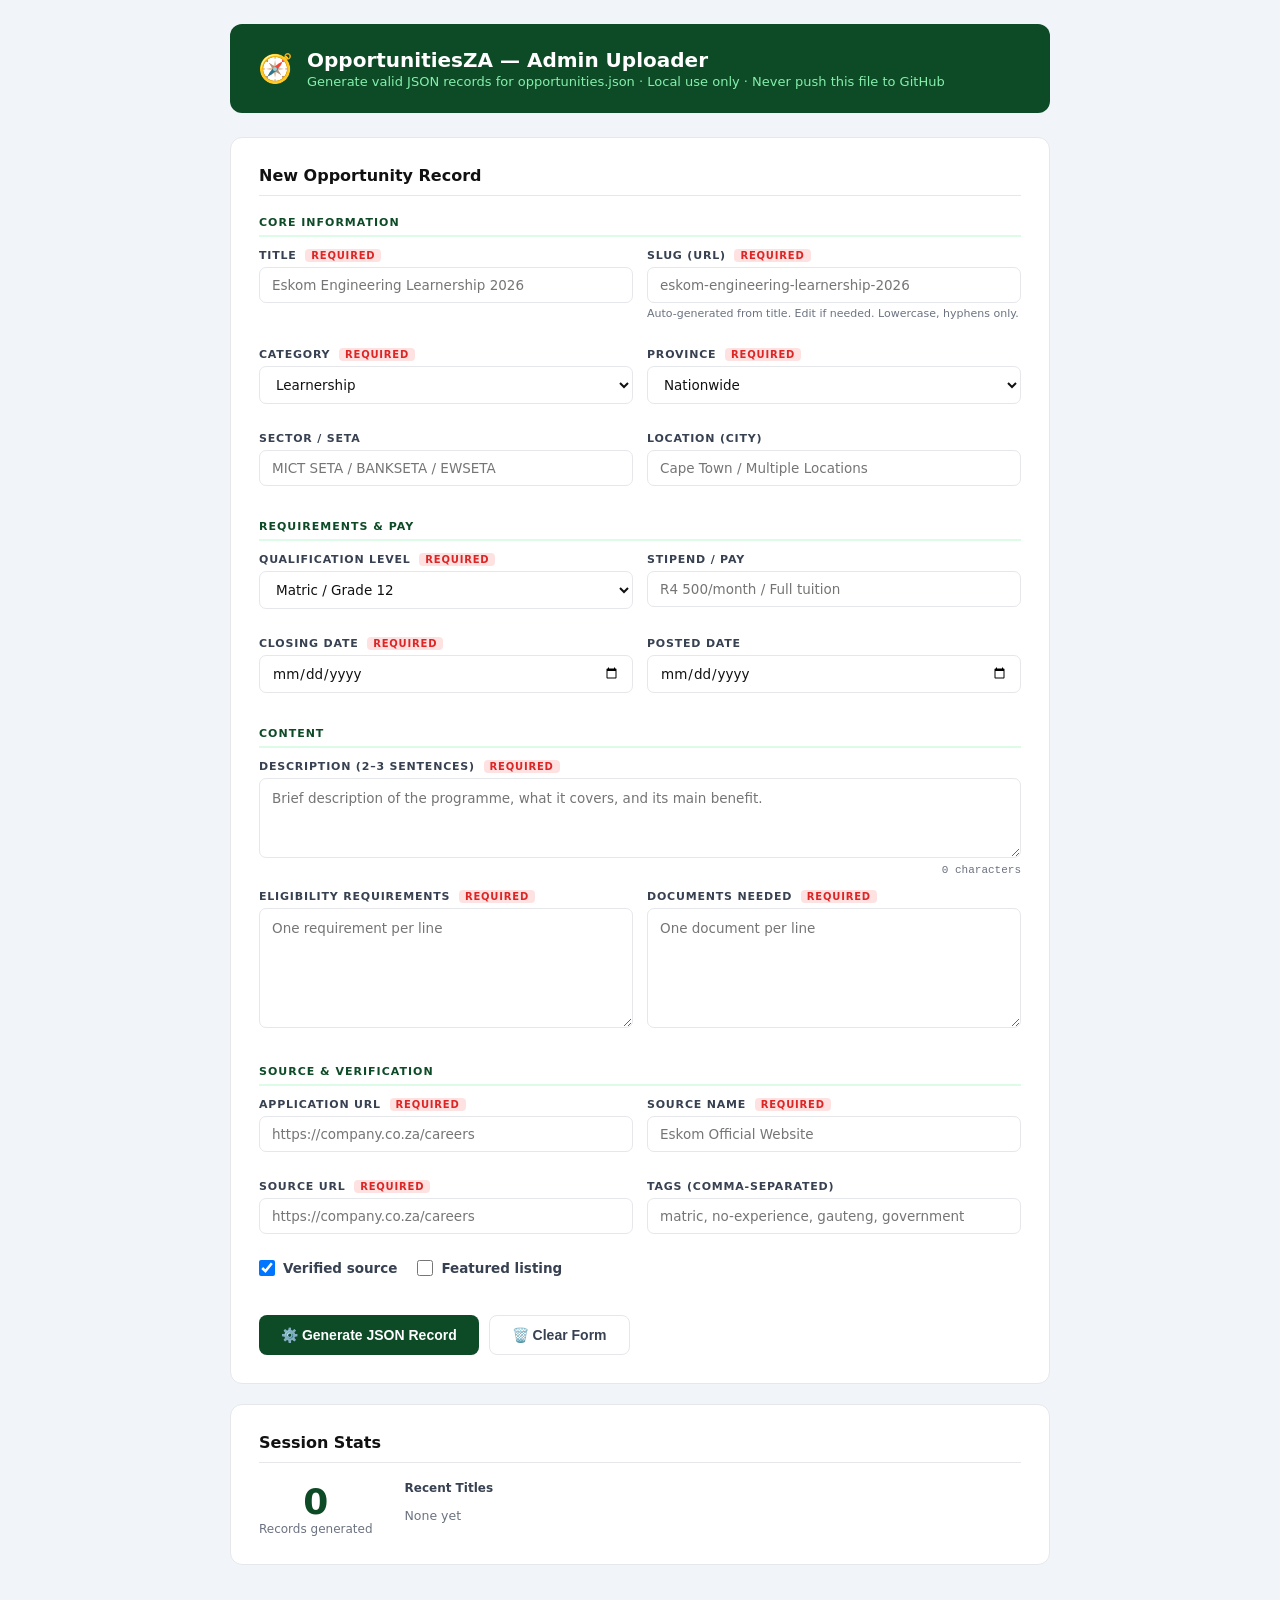
<file: admin-uploader.html>
<!DOCTYPE html>
<html lang="en">
<head>
<meta charset="UTF-8">
<meta name="viewport" content="width=device-width,initial-scale=1.0">
<title>OpportunitiesZA — Admin Uploader</title>
<style>
  *{box-sizing:border-box;margin:0;padding:0}
  :root{--g:#0d4a26;--a:#f59e0b;--bd:#e5e7eb;--sur:#f8fafc;--rd:#dc2626;--glt:#dcfce7}
  body{font-family:system-ui,'DM Sans',sans-serif;background:#f1f5f9;padding:24px;font-size:14px}
  .wrap{max-width:820px;margin:0 auto}
  .header{background:var(--g);color:#fff;border-radius:12px;padding:24px 28px;margin-bottom:24px;display:flex;align-items:center;gap:14px}
  .header-icon{font-size:28px}
  .header h1{font-size:20px;font-weight:700;margin-bottom:2px}
  .header p{font-size:13px;color:#86efac}
  .card{background:#fff;border:1px solid var(--bd);border-radius:12px;padding:28px;margin-bottom:20px}
  .card h2{font-size:16px;font-weight:700;color:#111;margin-bottom:18px;padding-bottom:10px;border-bottom:1px solid var(--bd)}
  .row{display:grid;grid-template-columns:1fr 1fr;gap:14px;margin-bottom:0}
  .field{margin-bottom:14px}
  .field.full{grid-column:1/-1}
  label{display:block;font-size:11px;font-weight:700;text-transform:uppercase;letter-spacing:.8px;color:#374151;margin-bottom:5px}
  input,select,textarea{width:100%;padding:9px 12px;border:1px solid var(--bd);border-radius:7px;font-size:13.5px;color:#111;background:#fff;outline:none;font-family:inherit}
  input:focus,select:focus,textarea:focus{border-color:var(--g);box-shadow:0 0 0 3px rgba(13,74,38,.08)}
  textarea{resize:vertical;min-height:80px;line-height:1.5}
  .help{font-size:11px;color:#6b7280;margin-top:4px}
  .btn{display:inline-flex;align-items:center;justify-content:center;gap:8px;padding:11px 22px;border-radius:8px;font-weight:600;font-size:14px;border:none;cursor:pointer;transition:all .15s}
  .btn-primary{background:var(--g);color:#fff}.btn-primary:hover{background:#083318}
  .btn-amber{background:var(--a);color:#fff}.btn-amber:hover{background:#d97706}
  .btn-red{background:var(--rd);color:#fff}.btn-red:hover{background:#b91c1c}
  .btn-ghost{background:none;border:1px solid var(--bd);color:#374151}.btn-ghost:hover{background:var(--sur)}
  .btn-sm{padding:7px 14px;font-size:12.5px}
  .actions{display:flex;gap:10px;flex-wrap:wrap;margin-top:4px}
  .output{background:#080b12;border:1px solid #1e2535;border-radius:10px;padding:20px;font-family:'DM Mono',monospace;font-size:12.5px;color:#94a3b8;white-space:pre-wrap;word-break:break-all;max-height:500px;overflow-y:auto;line-height:1.7;margin-top:18px}
  .status{padding:12px 16px;border-radius:8px;font-size:13px;font-weight:600;margin-bottom:16px;display:none}
  .status.success{display:block;background:var(--glt);color:var(--g);border:1px solid #bbf7d0}
  .status.error{display:block;background:#fee2e2;color:var(--rd);border:1px solid #fca5a5}
  .badge-req{background:#fee2e2;color:var(--rd);font-size:10px;padding:1px 6px;border-radius:4px;margin-left:4px;font-weight:700;text-transform:uppercase}
  .section-label{font-size:11px;font-weight:700;text-transform:uppercase;letter-spacing:1px;color:var(--g);margin:20px 0 12px;padding-bottom:6px;border-bottom:2px solid var(--glt)}
  .counter{font-family:'DM Mono',monospace;font-size:11px;color:#6b7280;text-align:right;margin-top:3px}
  @media(max-width:600px){.row{grid-template-columns:1fr}}
</style>
</head>
<body>
<div class="wrap">
  <div class="header">
    <span class="header-icon">🧭</span>
    <div>
      <h1>OpportunitiesZA — Admin Uploader</h1>
      <p>Generate valid JSON records for opportunities.json · Local use only · Never push this file to GitHub</p>
    </div>
  </div>
  <div class="status" id="statusMsg"></div>
  <div class="card">
    <h2>New Opportunity Record</h2>
    <div class="section-label">Core Information</div>
    <div class="row">
      <div class="field">
        <label>Title <span class="badge-req">required</span></label>
        <input id="f_title" placeholder="Eskom Engineering Learnership 2026" oninput="autoSlug()">
      </div>
      <div class="field">
        <label>Slug (URL) <span class="badge-req">required</span></label>
        <input id="f_slug" placeholder="eskom-engineering-learnership-2026">
        <div class="help">Auto-generated from title. Edit if needed. Lowercase, hyphens only.</div>
      </div>
      <div class="field">
        <label>Category <span class="badge-req">required</span></label>
        <select id="f_cat">
          <option value="learnership">Learnership</option>
          <option value="internship">Internship</option>
          <option value="bursary">Bursary</option>
          <option value="apprenticeship">Apprenticeship</option>
        </select>
      </div>
      <div class="field">
        <label>Province <span class="badge-req">required</span></label>
        <select id="f_prov">
          <option value="Nationwide">Nationwide</option>
          <option value="Gauteng">Gauteng</option>
          <option value="Western Cape">Western Cape</option>
          <option value="KwaZulu-Natal">KwaZulu-Natal</option>
          <option value="Eastern Cape">Eastern Cape</option>
          <option value="Limpopo">Limpopo</option>
          <option value="Mpumalanga">Mpumalanga</option>
          <option value="North West">North West</option>
          <option value="Free State">Free State</option>
          <option value="Northern Cape">Northern Cape</option>
        </select>
      </div>
      <div class="field">
        <label>Sector / SETA</label>
        <input id="f_sector" placeholder="MICT SETA / BANKSETA / EWSETA">
      </div>
      <div class="field">
        <label>Location (City)</label>
        <input id="f_loc" placeholder="Cape Town / Multiple Locations">
      </div>
    </div>
    <div class="section-label">Requirements & Pay</div>
    <div class="row">
      <div class="field">
        <label>Qualification Level <span class="badge-req">required</span></label>
        <select id="f_qual">
          <option value="Matric">Matric / Grade 12</option>
          <option value="Grade 11">Grade 11</option>
          <option value="Diploma">Diploma / N6</option>
          <option value="Degree">Degree</option>
          <option value="NQF Level 5">NQF Level 5</option>
        </select>
      </div>
      <div class="field">
        <label>Stipend / Pay</label>
        <input id="f_stipend" placeholder="R4 500/month / Full tuition">
      </div>
      <div class="field">
        <label>Closing Date <span class="badge-req">required</span></label>
        <input type="date" id="f_close">
      </div>
      <div class="field">
        <label>Posted Date</label>
        <input type="date" id="f_posted">
      </div>
    </div>
    <div class="section-label">Content</div>
    <div class="field full">
      <label>Description (2–3 sentences) <span class="badge-req">required</span></label>
      <textarea id="f_desc" placeholder="Brief description of the programme, what it covers, and its main benefit." oninput="count('f_desc','dc')"></textarea>
      <div class="counter" id="dc">0 characters</div>
    </div>
    <div class="row">
      <div class="field">
        <label>Eligibility Requirements <span class="badge-req">required</span></label>
        <textarea id="f_elig" placeholder="One requirement per line" style="min-height:120px"></textarea>
      </div>
      <div class="field">
        <label>Documents Needed <span class="badge-req">required</span></label>
        <textarea id="f_docs" placeholder="One document per line" style="min-height:120px"></textarea>
      </div>
    </div>
    <div class="section-label">Source & Verification</div>
    <div class="row">
      <div class="field">
        <label>Application URL <span class="badge-req">required</span></label>
        <input id="f_appurl" placeholder="https://company.co.za/careers" type="url">
      </div>
      <div class="field">
        <label>Source Name <span class="badge-req">required</span></label>
        <input id="f_srcname" placeholder="Eskom Official Website">
      </div>
      <div class="field">
        <label>Source URL <span class="badge-req">required</span></label>
        <input id="f_srcurl" placeholder="https://company.co.za/careers" type="url">
      </div>
      <div class="field">
        <label>Tags (comma-separated)</label>
        <input id="f_tags" placeholder="matric, no-experience, gauteng, government">
      </div>
    </div>
    <div class="row" style="margin-top:4px">
      <div class="field" style="display:flex;align-items:center;gap:20px;padding-top:8px">
        <label style="display:flex;align-items:center;gap:8px;cursor:pointer;text-transform:none;letter-spacing:0;font-size:13.5px">
          <input type="checkbox" id="f_verified" checked style="width:16px;height:16px;margin:0"> Verified source
        </label>
        <label style="display:flex;align-items:center;gap:8px;cursor:pointer;text-transform:none;letter-spacing:0;font-size:13.5px">
          <input type="checkbox" id="f_featured" style="width:16px;height:16px;margin:0"> Featured listing
        </label>
      </div>
    </div>
    <div class="actions" style="margin-top:20px">
      <button class="btn btn-primary" onclick="generate()">⚙️ Generate JSON Record</button>
      <button class="btn btn-ghost" onclick="clearForm()">🗑️ Clear Form</button>
    </div>
  </div>
  <div class="card" id="outputCard" style="display:none">
    <h2>Generated JSON Record</h2>
    <div class="actions" style="margin-bottom:0">
      <button class="btn btn-amber btn-sm" onclick="copyOutput()">📋 Copy to Clipboard</button>
      <button class="btn btn-ghost btn-sm" onclick="downloadOutput()">⬇️ Download as .json</button>
    </div>
    <div class="output" id="jsonOutput"></div>
  </div>
  <div class="card">
    <h2>Session Stats</h2>
    <div style="display:flex;gap:32px;flex-wrap:wrap">
      <div style="text-align:center">
        <div style="font-size:36px;font-weight:900;color:var(--g)" id="sessCount">0</div>
        <div style="font-size:12px;color:#6b7280">Records generated</div>
      </div>
      <div style="flex:1;min-width:200px">
        <div style="font-size:12px;font-weight:700;color:#374151;margin-bottom:8px">Recent Titles</div>
        <div id="sessLog" style="font-size:12.5px;color:#6b7280;line-height:2">None yet</div>
      </div>
    </div>
  </div>
</div>
<script>
let idBase = Date.now(), sessCount = 0, sessLog = [];
function autoSlug() { document.getElementById('f_slug').value = document.getElementById('f_title').value.toLowerCase().replace(/[^a-z0-9\s-]/g, '').replace(/\s+/g, '-').replace(/-+/g, '-').trim(); }
function count(id, cid) { document.getElementById(cid).textContent = document.getElementById(id).value.length + ' characters'; }
function val(id) { return document.getElementById(id)?.value?.trim() || ''; }
function checked(id) { return document.getElementById(id)?.checked || false; }
function splitLines(t) { return t.split('\n').map(l=>l.trim()).filter(Boolean); }
function splitCommas(t) { return t.split(',').map(t=>t.trim().toLowerCase().replace(/\s+/g, '-')).filter(Boolean); }
function generate() {
  const record = { id: String(idBase++), slug: val('f_slug'), title: val('f_title'), category: val('f_cat'), province: val('f_prov'), qualification_level: val('f_qual'), closing_date: val('f_close'), application_url: val('f_appurl'), source_name: val('f_srcname'), source_url: val('f_srcurl'), description: val('f_desc'), eligibility: splitLines(val('f_elig')), documents_needed: splitLines(val('f_docs')) };
  document.getElementById('jsonOutput').textContent = JSON.stringify(record, null, 2);
  document.getElementById('outputCard').style.display = 'block';
}
function copyOutput() { navigator.clipboard.writeText(document.getElementById('jsonOutput').textContent); }
function downloadOutput() { const a = document.createElement('a'); a.href = URL.createObjectURL(new Blob([document.getElementById('jsonOutput').textContent])); a.download = 'record.json'; a.click(); }
function clearForm() { ['f_title','f_slug','f_desc','f_elig','f_docs','f_appurl','f_srcname','f_srcurl'].forEach(id => document.getElementById(id).value = ''); }
</script>
</body>
</html>
</file>
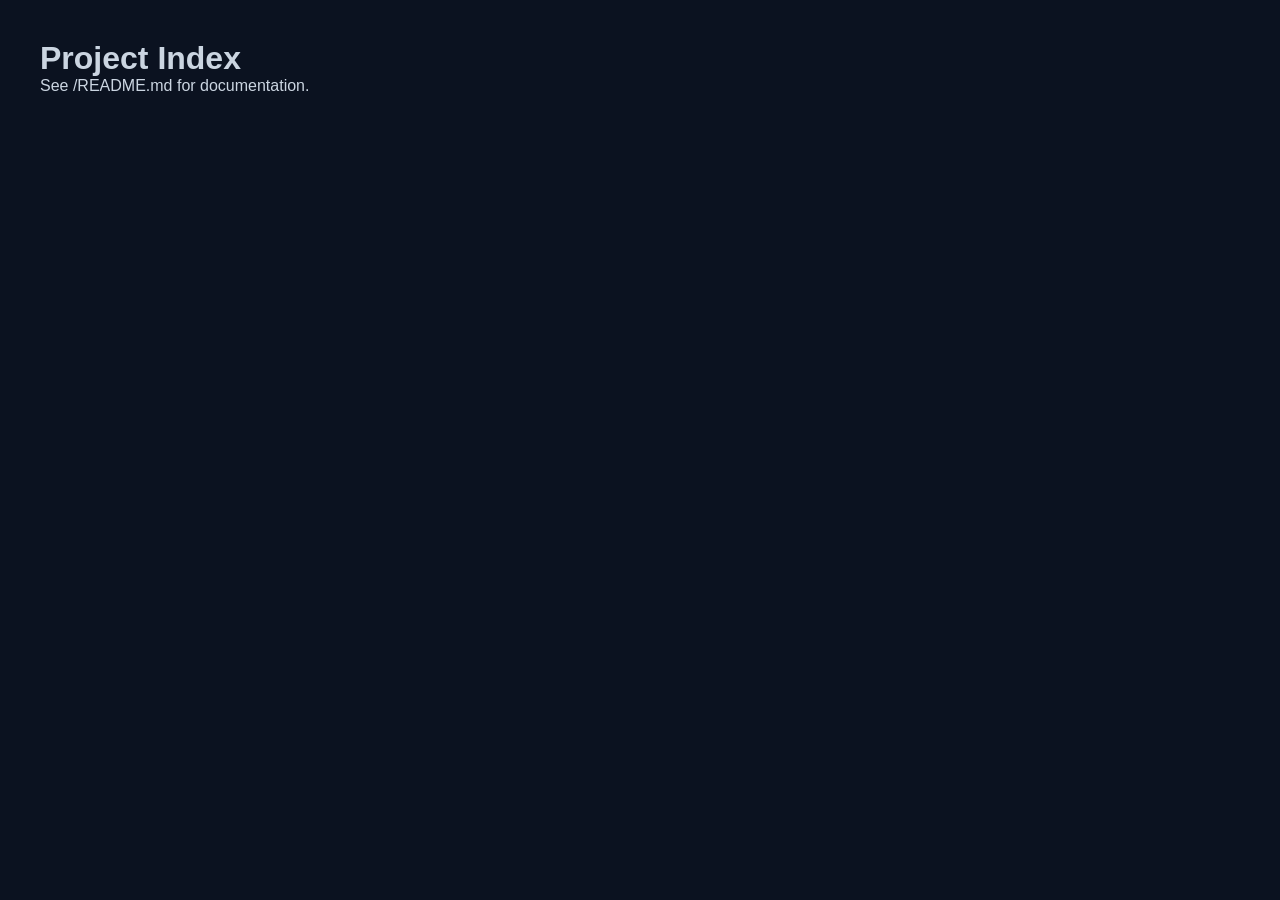
<file: project-index.html>
<!DOCTYPE html>
<html lang="en">
<head>
<meta charset="UTF-8">
<meta name="viewport" content="width=device-width,initial-scale=1.0">
<title>OpportunitiesZA — Project Index</title>
<style>
*{box-sizing:border-box;margin:0;padding:0}
body{font-family:sans-serif;background:#0b1220;color:#cbd5e1;padding:40px}
</style>
</head>
<body>
  <h1>Project Index</h1>
  <p>See /README.md for documentation.</p>
</body>
</html>
</file>
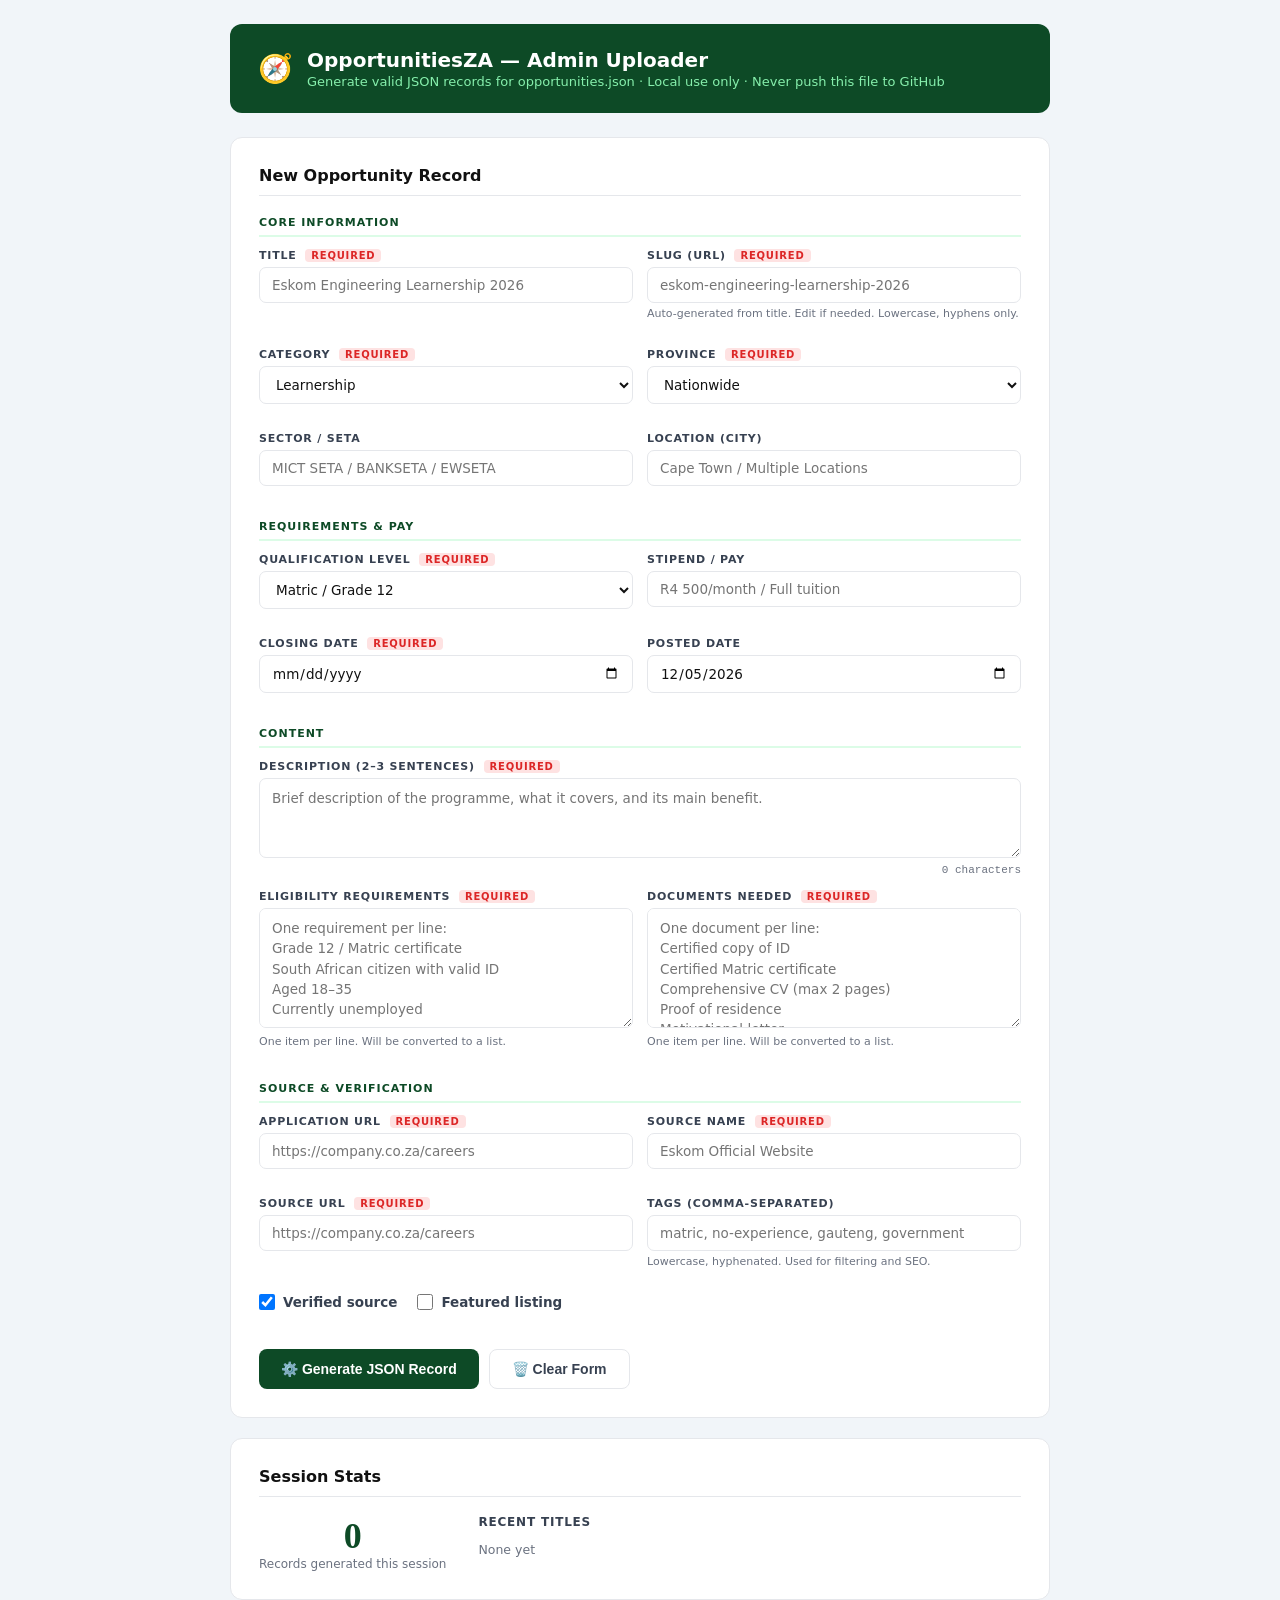
<file: public/admin-uploader.html>
<!DOCTYPE html>
<html lang="en">
<head>
<meta charset="UTF-8">
<meta name="viewport" content="width=device-width,initial-scale=1.0">
<title>OpportunitiesZA — Admin Uploader</title>
<style>
  *{box-sizing:border-box;margin:0;padding:0}
  :root{--g:#0d4a26;--a:#f59e0b;--bd:#e5e7eb;--sur:#f8fafc;--rd:#dc2626;--glt:#dcfce7}
  body{font-family:system-ui,'DM Sans',sans-serif;background:#f1f5f9;padding:24px;font-size:14px}
  .wrap{max-width:820px;margin:0 auto}
  .header{background:var(--g);color:#fff;border-radius:12px;padding:24px 28px;margin-bottom:24px;display:flex;align-items:center;gap:14px}
  .header-icon{font-size:28px}
  .header h1{font-size:20px;font-weight:700;margin-bottom:2px}
  .header p{font-size:13px;color:#86efac}
  .card{background:#fff;border:1px solid var(--bd);border-radius:12px;padding:28px;margin-bottom:20px}
  .card h2{font-size:16px;font-weight:700;color:#111;margin-bottom:18px;padding-bottom:10px;border-bottom:1px solid var(--bd)}
  .row{display:grid;grid-template-columns:1fr 1fr;gap:14px;margin-bottom:0}
  .field{margin-bottom:14px}
  .field.full{grid-column:1/-1}
  label{display:block;font-size:11px;font-weight:700;text-transform:uppercase;letter-spacing:.8px;color:#374151;margin-bottom:5px}
  input,select,textarea{width:100%;padding:9px 12px;border:1px solid var(--bd);border-radius:7px;font-size:13.5px;color:#111;background:#fff;outline:none;font-family:inherit}
  input:focus,select:focus,textarea:focus{border-color:var(--g);box-shadow:0 0 0 3px rgba(13,74,38,.08)}
  textarea{resize:vertical;min-height:80px;line-height:1.5}
  .help{font-size:11px;color:#6b7280;margin-top:4px}
  .btn{display:inline-flex;align-items:center;justify-content:center;gap:8px;padding:11px 22px;border-radius:8px;font-weight:600;font-size:14px;border:none;cursor:pointer;transition:all .15s}
  .btn-primary{background:var(--g);color:#fff}.btn-primary:hover{background:#083318}
  .btn-amber{background:var(--a);color:#fff}.btn-amber:hover{background:#d97706}
  .btn-red{background:var(--rd);color:#fff}.btn-red:hover{background:#b91c1c}
  .btn-ghost{background:none;border:1px solid var(--bd);color:#374151}.btn-ghost:hover{background:var(--sur)}
  .btn-sm{padding:7px 14px;font-size:12.5px}
  .actions{display:flex;gap:10px;flex-wrap:wrap;margin-top:4px}
  .output{background:#080b12;border:1px solid #1e2535;border-radius:10px;padding:20px;font-family:'DM Mono',monospace;font-size:12.5px;color:#94a3b8;white-space:pre-wrap;word-break:break-all;max-height:500px;overflow-y:auto;line-height:1.7;margin-top:18px}
  .status{padding:12px 16px;border-radius:8px;font-size:13px;font-weight:600;margin-bottom:16px;display:none}
  .status.success{display:block;background:var(--glt);color:var(--g);border:1px solid #bbf7d0}
  .status.error{display:block;background:#fee2e2;color:var(--rd);border:1px solid #fca5a5}
  .badge-req{background:#fee2e2;color:var(--rd);font-size:10px;padding:1px 6px;border-radius:4px;margin-left:4px;font-weight:700;text-transform:uppercase}
  .section-label{font-size:11px;font-weight:700;text-transform:uppercase;letter-spacing:1px;color:var(--g);margin:20px 0 12px;padding-bottom:6px;border-bottom:2px solid var(--glt)}
  .counter{font-family:'DM Mono',monospace;font-size:11px;color:#6b7280;text-align:right;margin-top:3px}
  @media(max-width:600px){.row{grid-template-columns:1fr}}
</style>
</head>
<body>
<div class="wrap">

  <!-- HEADER -->
  <div class="header">
    <span class="header-icon">🧭</span>
    <div>
      <h1>OpportunitiesZA — Admin Uploader</h1>
      <p>Generate valid JSON records for opportunities.json · Local use only · Never push this file to GitHub</p>
    </div>
  </div>

  <!-- STATUS -->
  <div class="status" id="statusMsg"></div>

  <!-- FORM CARD -->
  <div class="card">
    <h2>New Opportunity Record</h2>

    <div class="section-label">Core Information</div>
    <div class="row">
      <div class="field">
        <label>Title <span class="badge-req">required</span></label>
        <input id="f_title" placeholder="Eskom Engineering Learnership 2026" oninput="autoSlug()">
      </div>
      <div class="field">
        <label>Slug (URL) <span class="badge-req">required</span></label>
        <input id="f_slug" placeholder="eskom-engineering-learnership-2026">
        <div class="help">Auto-generated from title. Edit if needed. Lowercase, hyphens only.</div>
      </div>
      <div class="field">
        <label>Category <span class="badge-req">required</span></label>
        <select id="f_cat">
          <option value="learnership">Learnership</option>
          <option value="internship">Internship</option>
          <option value="bursary">Bursary</option>
          <option value="apprenticeship">Apprenticeship</option>
        </select>
      </div>
      <div class="field">
        <label>Province <span class="badge-req">required</span></label>
        <select id="f_prov">
          <option value="Nationwide">Nationwide</option>
          <option value="Gauteng">Gauteng</option>
          <option value="Western Cape">Western Cape</option>
          <option value="KwaZulu-Natal">KwaZulu-Natal</option>
          <option value="Eastern Cape">Eastern Cape</option>
          <option value="Limpopo">Limpopo</option>
          <option value="Mpumalanga">Mpumalanga</option>
          <option value="North West">North West</option>
          <option value="Free State">Free State</option>
          <option value="Northern Cape">Northern Cape</option>
        </select>
      </div>
      <div class="field">
        <label>Sector / SETA</label>
        <input id="f_sector" placeholder="MICT SETA / BANKSETA / EWSETA">
      </div>
      <div class="field">
        <label>Location (City)</label>
        <input id="f_loc" placeholder="Cape Town / Multiple Locations">
      </div>
    </div>

    <div class="section-label">Requirements & Pay</div>
    <div class="row">
      <div class="field">
        <label>Qualification Level <span class="badge-req">required</span></label>
        <select id="f_qual">
          <option value="Matric">Matric / Grade 12</option>
          <option value="Grade 11">Grade 11</option>
          <option value="Diploma">Diploma / N6</option>
          <option value="Degree">Degree</option>
          <option value="NQF Level 5">NQF Level 5</option>
        </select>
      </div>
      <div class="field">
        <label>Stipend / Pay</label>
        <input id="f_stipend" placeholder="R4 500/month / Full tuition">
      </div>
      <div class="field">
        <label>Closing Date <span class="badge-req">required</span></label>
        <input type="date" id="f_close">
      </div>
      <div class="field">
        <label>Posted Date</label>
        <input type="date" id="f_posted">
      </div>
    </div>

    <div class="section-label">Content</div>
    <div class="field full">
      <label>Description (2–3 sentences) <span class="badge-req">required</span></label>
      <textarea id="f_desc" placeholder="Brief description of the programme, what it covers, and its main benefit." oninput="count('f_desc','dc')"></textarea>
      <div class="counter" id="dc">0 characters</div>
    </div>
    <div class="row">
      <div class="field">
        <label>Eligibility Requirements <span class="badge-req">required</span></label>
        <textarea id="f_elig" placeholder="One requirement per line:&#10;Grade 12 / Matric certificate&#10;South African citizen with valid ID&#10;Aged 18–35&#10;Currently unemployed" style="min-height:120px"></textarea>
        <div class="help">One item per line. Will be converted to a list.</div>
      </div>
      <div class="field">
        <label>Documents Needed <span class="badge-req">required</span></label>
        <textarea id="f_docs" placeholder="One document per line:&#10;Certified copy of ID&#10;Certified Matric certificate&#10;Comprehensive CV (max 2 pages)&#10;Proof of residence&#10;Motivational letter" style="min-height:120px"></textarea>
        <div class="help">One item per line. Will be converted to a list.</div>
      </div>
    </div>

    <div class="section-label">Source & Verification</div>
    <div class="row">
      <div class="field">
        <label>Application URL <span class="badge-req">required</span></label>
        <input id="f_appurl" placeholder="https://company.co.za/careers" type="url">
      </div>
      <div class="field">
        <label>Source Name <span class="badge-req">required</span></label>
        <input id="f_srcname" placeholder="Eskom Official Website">
      </div>
      <div class="field">
        <label>Source URL <span class="badge-req">required</span></label>
        <input id="f_srcurl" placeholder="https://company.co.za/careers" type="url">
      </div>
      <div class="field">
        <label>Tags (comma-separated)</label>
        <input id="f_tags" placeholder="matric, no-experience, gauteng, government">
        <div class="help">Lowercase, hyphenated. Used for filtering and SEO.</div>
      </div>
    </div>

    <div class="row" style="margin-top:4px">
      <div class="field" style="display:flex;align-items:center;gap:20px;padding-top:8px">
        <label style="display:flex;align-items:center;gap:8px;cursor:pointer;text-transform:none;letter-spacing:0;font-size:13.5px">
          <input type="checkbox" id="f_verified" checked style="width:16px;height:16px;margin:0"> Verified source
        </label>
        <label style="display:flex;align-items:center;gap:8px;cursor:pointer;text-transform:none;letter-spacing:0;font-size:13.5px">
          <input type="checkbox" id="f_featured" style="width:16px;height:16px;margin:0"> Featured listing
        </label>
      </div>
    </div>

    <div class="actions" style="margin-top:20px">
      <button class="btn btn-primary" onclick="generate()">⚙️ Generate JSON Record</button>
      <button class="btn btn-ghost" onclick="clearForm()">🗑️ Clear Form</button>
    </div>
  </div>

  <!-- OUTPUT CARD -->
  <div class="card" id="outputCard" style="display:none">
    <h2>Generated JSON Record</h2>
    <p style="font-size:13px;color:#6b7280;margin-bottom:4px">Copy this record and paste it at the top of your <code>data/opportunities.json</code> array (after the opening <code>[</code>), followed by a comma.</p>
    <div class="actions" style="margin-bottom:0">
      <button class="btn btn-amber btn-sm" onclick="copyOutput()">📋 Copy to Clipboard</button>
      <button class="btn btn-ghost btn-sm" onclick="downloadOutput()">⬇️ Download as .json</button>
    </div>
    <div class="output" id="jsonOutput"></div>

    <div style="margin-top:20px;background:#f0fdf4;border:1px solid #bbf7d0;border-radius:8px;padding:16px">
      <h3 style="font-size:13px;font-weight:700;color:#166534;margin-bottom:10px">📱 Next Steps (Termux)</h3>
      <div style="font-family:'DM Mono',monospace;font-size:12px;color:#374151;line-height:2">
        1. Copy the JSON above<br>
        2. <code>nano data/opportunities.json</code><br>
        3. Paste after the opening <strong>[</strong>, add a comma after the record<br>
        4. <code>CTRL+O</code> to save, <code>CTRL+X</code> to exit<br>
        5. <code>python3 -m json.tool data/opportunities.json &gt; /dev/null &amp;&amp; echo "✅ Valid"</code><br>
        6. <code>git add . &amp;&amp; git commit -m "Add [title]" &amp;&amp; git push</code>
      </div>
    </div>
  </div>

  <!-- BATCH COUNTER CARD -->
  <div class="card">
    <h2>Session Stats</h2>
    <div style="display:flex;gap:32px;flex-wrap:wrap">
      <div style="text-align:center">
        <div style="font-size:36px;font-weight:900;color:var(--g);font-family:'Fraunces',serif" id="sessCount">0</div>
        <div style="font-size:12px;color:#6b7280">Records generated this session</div>
      </div>
      <div style="flex:1;min-width:200px">
        <div style="font-size:12px;font-weight:700;color:#374151;margin-bottom:8px;text-transform:uppercase;letter-spacing:.8px">Recent Titles</div>
        <div id="sessLog" style="font-size:12.5px;color:#6b7280;line-height:2">None yet</div>
      </div>
    </div>
  </div>

</div>

<script>
let idBase = Date.now();
let sessCount = 0;
let sessLog = [];

function autoSlug() {
  const title = document.getElementById('f_title').value;
  const slug = title.toLowerCase()
    .replace(/[^a-z0-9\s-]/g, '')
    .replace(/\s+/g, '-')
    .replace(/-+/g, '-')
    .trim();
  document.getElementById('f_slug').value = slug;
}

function count(id, countId) {
  const len = document.getElementById(id).value.length;
  document.getElementById(countId).textContent = len + ' characters';
}

function val(id) {
  return document.getElementById(id)?.value?.trim() || '';
}

function checked(id) {
  return document.getElementById(id)?.checked || false;
}

function splitLines(text) {
  return text.split('\n').map(l => l.trim()).filter(Boolean);
}

function splitCommas(text) {
  return text.split(',').map(t => t.trim().toLowerCase().replace(/\s+/g, '-')).filter(Boolean);
}

function validate() {
  const required = [
    { id: 'f_title',   label: 'Title' },
    { id: 'f_slug',    label: 'Slug' },
    { id: 'f_close',   label: 'Closing Date' },
    { id: 'f_desc',    label: 'Description' },
    { id: 'f_elig',    label: 'Eligibility Requirements' },
    { id: 'f_docs',    label: 'Documents Needed' },
    { id: 'f_appurl',  label: 'Application URL' },
    { id: 'f_srcname', label: 'Source Name' },
    { id: 'f_srcurl',  label: 'Source URL' },
  ];
  const missing = required.filter(f => !val(f.id));
  if (missing.length) {
    showStatus('error', '❌ Missing required fields: ' + missing.map(f => f.label).join(', '));
    return false;
  }
  return true;
}

function generate() {
  if (!validate()) return;

  const today = new Date().toISOString().split('T')[0];
  const record = {
    id: String(idBase++),
    slug: val('f_slug'),
    title: val('f_title'),
    category: val('f_cat'),
    sector: val('f_sector') || undefined,
    province: val('f_prov'),
    location: val('f_loc') || undefined,
    qualification_level: val('f_qual'),
    stipend: val('f_stipend') || undefined,
    closing_date: val('f_close'),
    application_url: val('f_appurl'),
    source_name: val('f_srcname'),
    source_url: val('f_srcurl'),
    verified: checked('f_verified'),
    featured: checked('f_featured'),
    expired: false,
    description: val('f_desc'),
    eligibility: splitLines(val('f_elig')),
    documents_needed: splitLines(val('f_docs')),
    tags: splitCommas(val('f_tags')),
    posted_date: val('f_posted') || today,
    updated_date: today
  };

  // Remove undefined fields
  Object.keys(record).forEach(k => record[k] === undefined && delete record[k]);

  const json = JSON.stringify(record, null, 2);
  document.getElementById('jsonOutput').textContent = json;
  document.getElementById('outputCard').style.display = 'block';
  document.getElementById('outputCard').scrollIntoView({ behavior: 'smooth', block: 'start' });

  // Update session stats
  sessCount++;
  sessLog.unshift(record.title);
  if (sessLog.length > 5) sessLog.pop();
  document.getElementById('sessCount').textContent = sessCount;
  document.getElementById('sessLog').innerHTML = sessLog.map(t => `• ${t}`).join('<br>');

  showStatus('success', `✅ Record generated: "${record.title}" — Copy and paste into opportunities.json`);
}

function copyOutput() {
  const text = document.getElementById('jsonOutput').textContent;
  navigator.clipboard.writeText(text).then(() => {
    showStatus('success', '📋 Copied to clipboard! Now paste into data/opportunities.json');
  }).catch(() => {
    showStatus('error', '❌ Could not copy — select the text manually and copy with CTRL+C');
  });
}

function downloadOutput() {
  const text = document.getElementById('jsonOutput').textContent;
  const slug = val('f_slug') || 'new-opportunity';
  const blob = new Blob([text], { type: 'application/json' });
  const a = document.createElement('a');
  a.href = URL.createObjectURL(blob);
  a.download = slug + '.json';
  a.click();
}

function clearForm() {
  ['f_title','f_slug','f_sector','f_loc','f_stipend','f_desc','f_elig','f_docs','f_appurl','f_srcname','f_srcurl','f_tags','f_posted'].forEach(id => {
    const el = document.getElementById(id);
    if (el) el.value = '';
  });
  document.getElementById('f_verified').checked = true;
  document.getElementById('f_featured').checked = false;
  document.getElementById('dc').textContent = '0 characters';
  document.getElementById('outputCard').style.display = 'none';
  showStatus('success', 'Form cleared — ready for next record');
  setTimeout(() => { document.getElementById('statusMsg').style.display = 'none'; }, 2000);
}

function showStatus(type, msg) {
  const el = document.getElementById('statusMsg');
  el.className = 'status ' + type;
  el.textContent = msg;
  el.style.display = 'block';
  window.scrollTo({ top: 0, behavior: 'smooth' });
}

// Set today's date as default for posted_date
document.getElementById('f_posted').value = new Date().toISOString().split('T')[0];
</script>
</body>
</html>
</file>
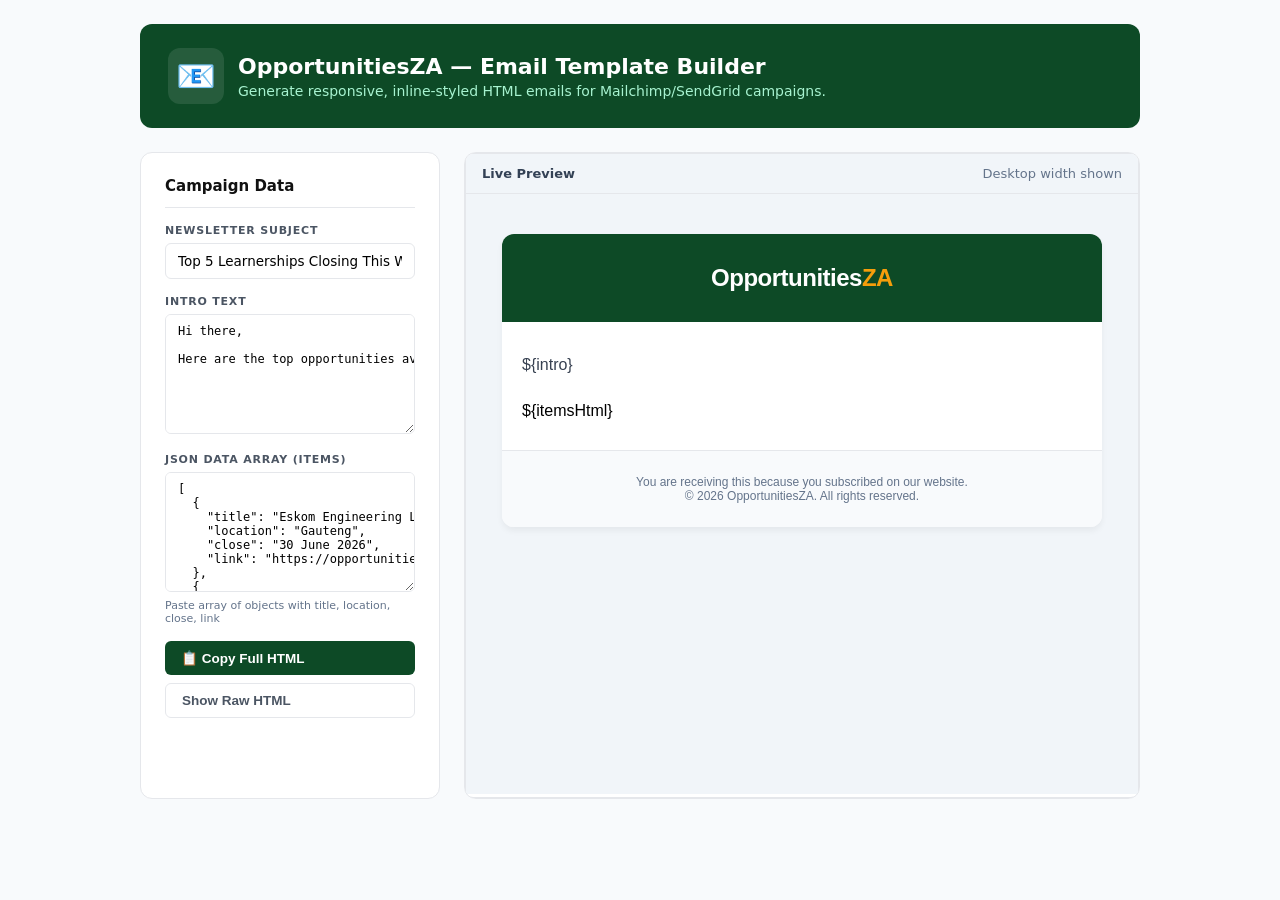
<file: public/email-template.html>
<!DOCTYPE html>
<html lang="en">
<head>
<meta charset="UTF-8">
<meta name="viewport" content="width=device-width,initial-scale=1.0">
<title>OpportunitiesZA — Email Template Generator</title>
<style>
  *{box-sizing:border-box;margin:0;padding:0}
  :root{--g:#0d4a26;--a:#f59e0b;--bd:#e5e7eb;--sur:#f8fafc;}
  body{font-family:system-ui,'DM Sans',sans-serif;background:#f8fafc;padding:24px;font-size:14px;color:#111;}
  .wrap{max-width:1000px;margin:0 auto}
  .header{background:var(--g);color:#fff;border-radius:12px;padding:24px 28px;margin-bottom:24px;display:flex;align-items:center;gap:14px;}
  .header-icon{font-size:32px; background:rgba(255,255,255,0.1); width:56px; height:56px; display:flex; align-items:center; justify-content:center; border-radius:12px;}
  .header h1{font-size:22px;font-weight:700;margin-bottom:4px;}
  .header p{font-size:14px;color:#a7f3d0}
  
  .grid{display:grid;grid-template-columns:300px 1fr;gap:24px;}
  @media(max-width:800px){.grid{grid-template-columns:1fr;}}
  
  .card{background:#fff;border:1px solid var(--bd);border-radius:12px;padding:24px;}
  .card h2{font-size:15px;font-weight:700;margin-bottom:16px;padding-bottom:12px;border-bottom:1px solid var(--bd);}
  
  .field{margin-bottom:16px}
  label{display:block;font-size:11px;font-weight:700;text-transform:uppercase;letter-spacing:.8px;color:#4b5563;margin-bottom:6px}
  input,textarea{width:100%;padding:9px 12px;border:1px solid var(--bd);border-radius:6px;font-size:13.5px;font-family:inherit;}
  textarea{min-height:120px;resize:vertical;font-family:'DM Mono',monospace;font-size:12px;white-space:pre;}
  
  .btn{display:inline-flex;align-items:center;gap:8px;padding:9px 16px;border-radius:6px;font-weight:600;font-size:13.5px;cursor:pointer;border:none;background:var(--g);color:#fff;}
  .btn-ghost{background:none;color:#4b5563;border:1px solid var(--bd);}
  
  .preview-wrapper{border:1px solid var(--bd);border-radius:8px;overflow:hidden;background:#fff;}
  .preview-header{background:#f1f5f9;padding:12px 16px;border-bottom:1px solid var(--bd);display:flex;justify-content:space-between;align-items:center;font-size:13px;font-weight:600;color:#334155;}
  
  iframe{width:100%;height:600px;border:none;}
  
  .raw-code{display:none;width:100%;height:600px;border:none;padding:16px;font-family:'DM Mono',monospace;font-size:12px;background:#1e293b;color:#a5b4fc;resize:none;}
</style>
</head>
<body>
<div class="wrap">
  <div class="header">
    <div class="header-icon">📧</div>
    <div>
      <h1>OpportunitiesZA — Email Template Builder</h1>
      <p>Generate responsive, inline-styled HTML emails for Mailchimp/SendGrid campaigns.</p>
    </div>
  </div>

  <div class="grid">
    <div class="card">
      <h2>Campaign Data</h2>
      
      <div class="field">
        <label>Newsletter Subject</label>
        <input type="text" id="e_subject" value="Top 5 Learnerships Closing This Week! 🚨" oninput="buildEmail()">
      </div>
      
      <div class="field">
        <label>Intro Text</label>
        <textarea id="e_intro" oninput="buildEmail()">Hi there,

Here are the top opportunities available in South Africa this week. Don't miss out on these deadlines!</textarea>
      </div>

      <div class="field">
        <label>JSON Data Array (Items)</label>
        <textarea id="e_json" oninput="buildEmail()">[
  {
    "title": "Eskom Engineering Learnership 2026",
    "location": "Gauteng",
    "close": "30 June 2026",
    "link": "https://opportunitiesza.co.za/opp/eskom-engineering"
  },
  {
    "title": "Standard Bank IT Internship",
    "location": "Nationwide",
    "close": "15 July 2026",
    "link": "https://opportunitiesza.co.za/opp/standard-bank-it"
  }
]</textarea>
        <div style="font-size:11px;color:#64748b;margin-top:4px;">Paste array of objects with title, location, close, link</div>
      </div>
      
      <button class="btn" style="width:100%;margin-bottom:8px" onclick="copyHTML()">📋 Copy Full HTML</button>
      <button class="btn btn-ghost" style="width:100%" onclick="toggleView()" id="viewBtn">Show Raw HTML</button>
    </div>

    <div class="card" style="padding:0">
      <div class="preview-wrapper">
        <div class="preview-header">
          <span>Live Preview</span>
          <span style="font-weight:400;color:#64748b">Desktop width shown</span>
        </div>
        <iframe id="preview_frame"></iframe>
        <textarea id="raw_html" class="raw-code" readonly></textarea>
      </div>
    </div>
  </div>
</div>

<script>
function buildEmail() {
  const subject = document.getElementById('e_subject').value;
  const intro = document.getElementById('e_intro').value.replace(/\n/g, '<br>');
  let items = [];
  try {
    items = JSON.parse(document.getElementById('e_json').value);
  } catch(e) {}
  
  let itemsHtml = '';
  items.forEach(item => {
    itemsHtml += `
      <!-- JOB ITEM -->
      <table width="100%" cellpadding="0" cellspacing="0" border="0" style="margin-bottom:16px;background:#ffffff;border:1px solid #e5e7eb;border-radius:8px;">
        <tr>
          <td style="padding:20px;">
            <h3 style="margin:0 0 8px 0;font-size:18px;color:#111827;font-family:Arial,sans-serif;">\${item.title || 'Untitled'}</h3>
            <p style="margin:0 0 12px 0;font-size:14px;color:#4b5563;font-family:Arial,sans-serif;">
              <strong>📍 Location:</strong> \${item.location || 'N/A'}<br>
              <strong>⏳ Closes:</strong> \${item.close || 'N/A'}
            </p>
            <table cellpadding="0" cellspacing="0" border="0">
              <tr>
                <td align="center" bgcolor="#0d4a26" style="border-radius:6px;">
                  <a href="\${item.link || '#'}" target="_blank" style="display:inline-block;padding:10px 20px;font-family:Arial,sans-serif;color:#ffffff;font-size:14px;font-weight:bold;text-decoration:none;border-radius:6px;">Apply Now &rarr;</a>
                </td>
              </tr>
            </table>
          </td>
        </tr>
      </table>
    `;
  });

  const html = `<!DOCTYPE html>
<html>
<head>
<meta charset="utf-8">
<meta name="viewport" content="width=device-width, initial-scale=1.0">
<title>\${subject}</title>
</head>
<body style="margin:0;padding:0;background-color:#f1f5f9;font-family:Arial,sans-serif;-webkit-font-smoothing:antialiased;">
  <table width="100%" cellpadding="0" cellspacing="0" border="0" bgcolor="#f1f5f9">
    <tr>
      <td align="center" style="padding:40px 15px;">
        <!-- MAIN CONTAINER -->
        <table width="100%" max-width="600" cellpadding="0" cellspacing="0" border="0" style="max-width:600px;background:#ffffff;border-radius:12px;overflow:hidden;box-shadow:0 4px 6px rgba(0,0,0,0.05);">
          <!-- HEADER -->
          <tr>
            <td bgcolor="#0d4a26" align="center" style="padding:30px 20px;">
              <h1 style="color:#ffffff;margin:0;font-size:24px;letter-spacing:-0.5px;">Opportunities<span style="color:#f59e0b;">ZA</span></h1>
            </td>
          </tr>
          <!-- BODY -->
          <tr>
            <td style="padding:30px 20px;">
              <p style="margin:0 0 24px 0;font-size:16px;line-height:1.6;color:#374151;">
                \${intro}
              </p>
              
              \${itemsHtml}
              
            </td>
          </tr>
          <!-- FOOTER -->
          <tr>
            <td bgcolor="#f8fafc" align="center" style="padding:24px 20px;border-top:1px solid #e5e7eb;">
              <p style="margin:0;font-size:12px;color:#64748b;">
                You are receiving this because you subscribed on our website.<br>
                &copy; 2026 OpportunitiesZA. All rights reserved.
              </p>
            </td>
          </tr>
        </table>
      </td>
    </tr>
  </table>
</body>
</html>`;

  document.getElementById('raw_html').value = html;
  const doc = document.getElementById('preview_frame').contentWindow.document;
  doc.open();
  doc.write(html);
  doc.close();
}

function copyHTML() {
  const html = document.getElementById('raw_html').value;
  navigator.clipboard.writeText(html).then(() => {
    alert("HTML copied to clipboard!");
  });
}

function toggleView() {
  const frame = document.getElementById('preview_frame');
  const raw = document.getElementById('raw_html');
  const btn = document.getElementById('viewBtn');
  
  if(frame.style.display === 'none') {
    frame.style.display = 'block';
    raw.style.display = 'none';
    btn.textContent = 'Show Raw HTML';
  } else {
    frame.style.display = 'none';
    raw.style.display = 'block';
    btn.textContent = 'Show Preview';
  }
}

// Init
buildEmail();
</script>
</body>
</html>
</file>
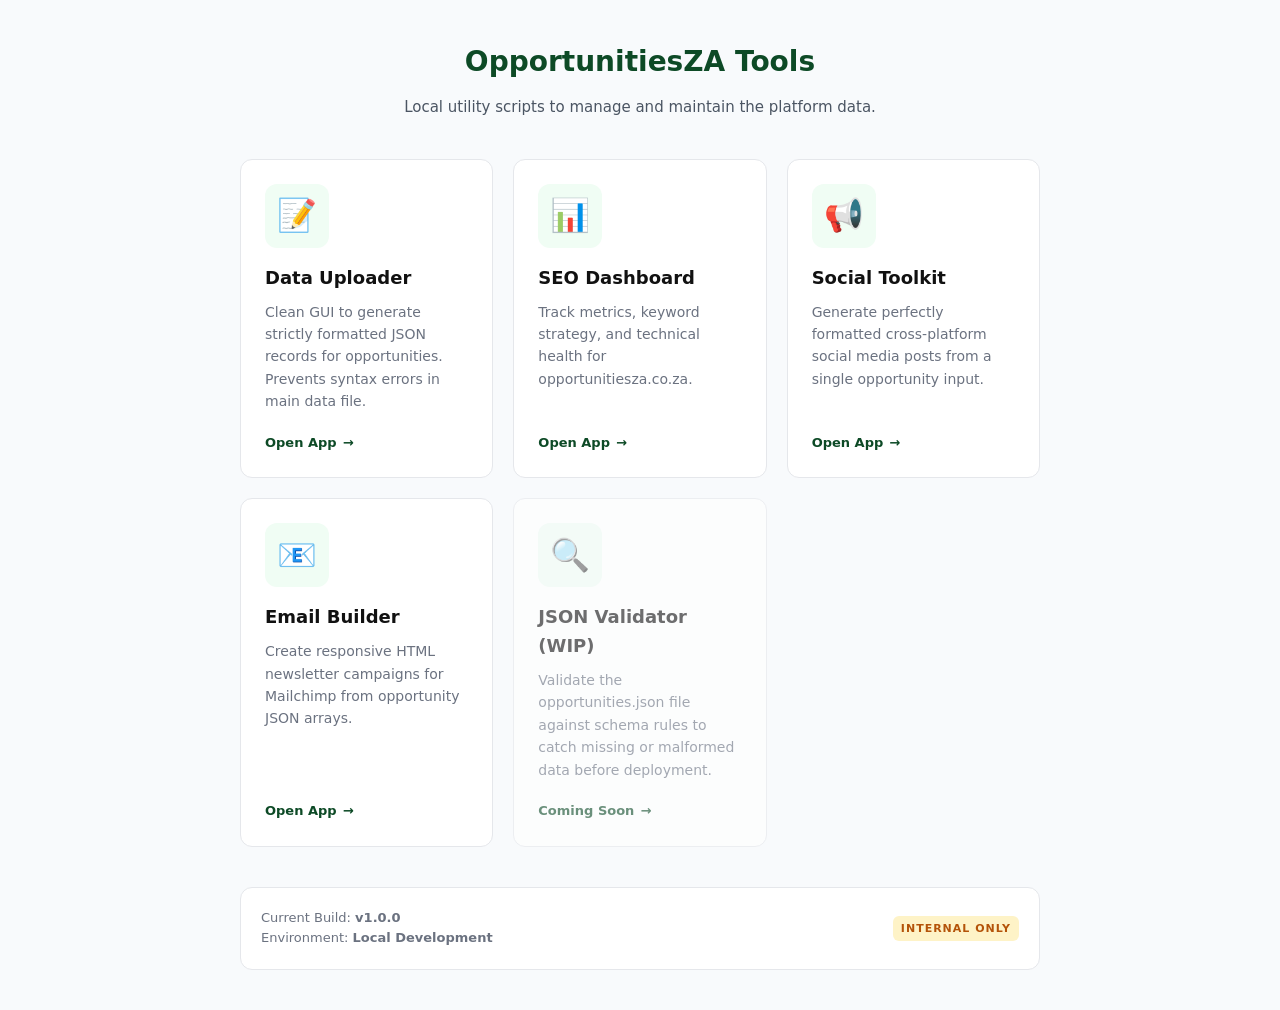
<file: public/project-index.html>
<!DOCTYPE html>
<html lang="en">
<head>
<meta charset="UTF-8">
<meta name="viewport" content="width=device-width,initial-scale=1.0">
<title>OpportunitiesZA — Project Directory</title>
<style>
  *{box-sizing:border-box;margin:0;padding:0}
  :root{--g:#0d4a26;--a:#f59e0b;--bd:#e5e7eb}
  body{font-family:system-ui,'DM Sans',sans-serif;background:#f8fafc;color:#111;padding:40px 20px;line-height:1.6}
  .wrap{max-width:800px;margin:0 auto}
  .header{text-align:center;margin-bottom:40px}
  .header h1{font-size:28px;font-weight:800;color:var(--g);margin-bottom:10px}
  .header p{font-size:15px;color:#4b5563;max-width:500px;margin:0 auto}
  .grid{display:grid;grid-template-columns:repeat(auto-fit,minmax(250px,1fr));gap:20px}
  .card{background:#fff;border:1px solid var(--bd);border-radius:12px;padding:24px;text-decoration:none;color:inherit;transition:all .2s;display:flex;flex-direction:column;align-items:flex-start}
  .card:hover{border-color:var(--g);transform:translateY(-2px);box-shadow:0 10px 25px rgba(13,74,38,.05)}
  .icon{font-size:32px;margin-bottom:16px;background:#f0fdf4;width:64px;height:64px;display:flex;align-items:center;justify-content:center;border-radius:12px}
  .card h2{font-size:18px;font-weight:700;margin-bottom:8px}
  .card p{font-size:14px;color:#6b7280;margin-bottom:20px;flex:1}
  .btn{display:inline-flex;align-items:center;font-size:13px;font-weight:700;color:var(--g);gap:6px}
  .card:hover .btn{color:#052e16}
  .btn::after{content:'→';transition:transform .2s}
  .card:hover .btn::after{transform:translateX(4px)}
  .status{margin-top:40px;padding:20px;background:#fff;border:1px solid var(--bd);border-radius:12px;display:flex;align-items:center;justify-content:space-between}
  .badge{font-size:11px;font-weight:700;text-transform:uppercase;letter-spacing:1px;padding:4px 8px;border-radius:6px;background:#fef3c7;color:#b45309}
</style>
</head>
<body>
<div class="wrap">
  <div class="header">
    <h1>OpportunitiesZA Tools</h1>
    <p>Local utility scripts to manage and maintain the platform data.</p>
  </div>

  <div class="grid">
    <a href="admin-uploader.html" class="card">
      <div class="icon">📝</div>
      <h2>Data Uploader</h2>
      <p>Clean GUI to generate strictly formatted JSON records for opportunities. Prevents syntax errors in main data file.</p>
      <div class="btn">Open App</div>
    </a>

    <a href="seo-dashboard.html" class="card">
      <div class="icon">📊</div>
      <h2>SEO Dashboard</h2>
      <p>Track metrics, keyword strategy, and technical health for opportunitiesza.co.za.</p>
      <div class="btn">Open App</div>
    </a>

    <a href="social-toolkit.html" class="card">
      <div class="icon">📢</div>
      <h2>Social Toolkit</h2>
      <p>Generate perfectly formatted cross-platform social media posts from a single opportunity input.</p>
      <div class="btn">Open App</div>
    </a>

    <a href="email-template.html" class="card">
      <div class="icon">📧</div>
      <h2>Email Builder</h2>
      <p>Create responsive HTML newsletter campaigns for Mailchimp from opportunity JSON arrays.</p>
      <div class="btn">Open App</div>
    </a>

    <a href="validator.html" class="card" style="opacity:0.6;pointer-events:none">
      <div class="icon">🔍</div>
      <h2>JSON Validator (WIP)</h2>
      <p>Validate the opportunities.json file against schema rules to catch missing or malformed data before deployment.</p>
      <div class="btn">Coming Soon</div>
    </a>
  </div>

  <div class="status">
    <div style="font-size:13px;color:#6b7280">Current Build: <strong>v1.0.0</strong><br>Environment: <strong>Local Development</strong></div>
    <div class="badge">Internal Only</div>
  </div>
</div>
</body>
</html>
</file>
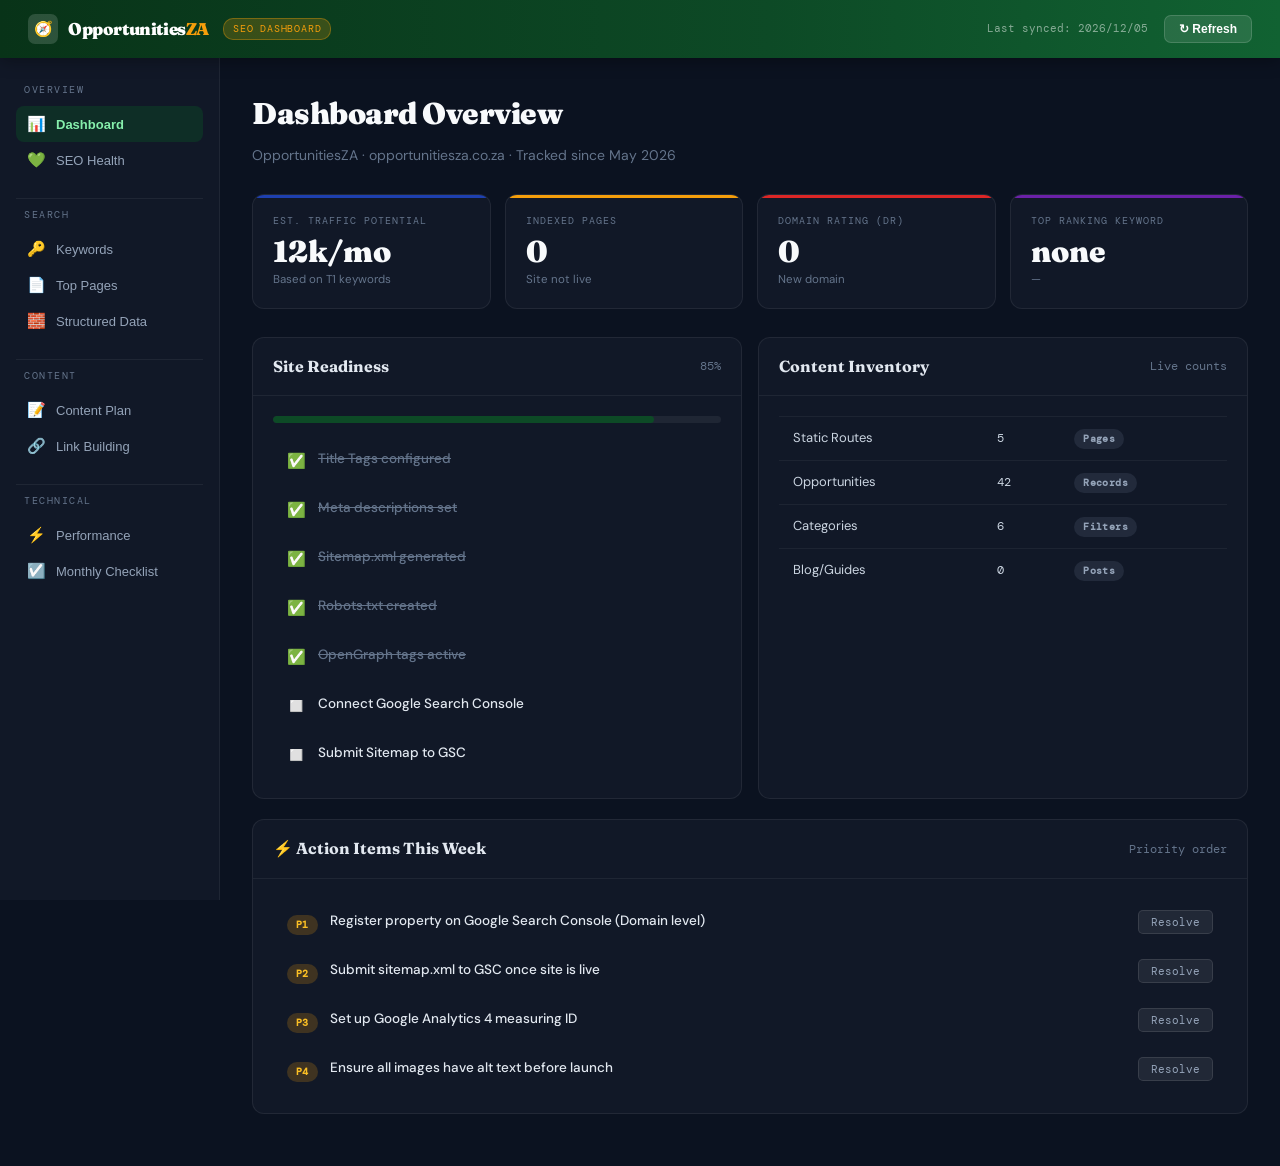
<file: public/seo-dashboard.html>
<!DOCTYPE html>
<html lang="en">
<head>
<meta charset="UTF-8">
<meta name="viewport" content="width=device-width,initial-scale=1.0">
<title>OpportunitiesZA — SEO & Performance Dashboard</title>
<link rel="preconnect" href="https://fonts.googleapis.com">
<link href="https://fonts.googleapis.com/css2?family=Fraunces:opsz,wght@9..144,700;9..144,900&family=DM+Mono:wght@400;500&family=DM+Sans:wght@300;400;500;600&display=swap" rel="stylesheet">
<style>
*{box-sizing:border-box;margin:0;padding:0}
:root{
  --g:#0d4a26;--gd:#083318;--glt:#dcfce7;--gmid:#166534;
  --a:#f59e0b;--alt:#fef3c7;--ald:#d97706;
  --bl:#1e40af;--blt:#dbeafe;
  --pu:#6b21a8;--plt:#f3e8ff;
  --rd:#dc2626;--rlt:#fee2e2;
  --bd:#e2e8f0;--mu:#64748b;--sur:#f8fafc;--wh:#fff;
  --tx:#0f172a;--t2:#334155;--t3:#64748b;
  --bg:#0b1220;--bg2:#111827;--bg3:#1e2a3a;--bg4:#253347;
  --card-border:rgba(255,255,255,.07);
  --sh:0 1px 4px rgba(0,0,0,.18);
  --shm:0 4px 24px rgba(0,0,0,.28);
  --r:12px;--tr:all .18s ease;
}

html{scroll-behavior:smooth}
body{font-family:'DM Sans',sans-serif;font-size:14px;color:#e2e8f0;background:var(--bg);line-height:1.6;min-height:100vh}
h1,h2,h3,h4{font-family:'Fraunces',serif}
a{color:var(--a)}
code,kbd,.mono{font-family:'DM Mono',monospace}

/* ── SCROLLBAR ── */
::-webkit-scrollbar{width:6px;height:6px}
::-webkit-scrollbar-track{background:var(--bg2)}
::-webkit-scrollbar-thumb{background:#334155;border-radius:3px}

/* ── TOPBAR ── */
#topbar{background:linear-gradient(90deg,var(--gd) 0%,var(--g) 60%,#116232 100%);padding:0 28px;height:58px;display:flex;align-items:center;gap:16px;position:sticky;top:0;z-index:200;box-shadow:0 2px 16px rgba(0,0,0,.35)}
.logo-wrap{display:flex;align-items:center;gap:10px}
.logo-icon{width:30px;height:30px;background:rgba(255,255,255,.15);border-radius:7px;display:flex;align-items:center;justify-content:center;font-size:15px}
.logo-text{font-family:'Fraunces',serif;font-size:17px;font-weight:900;color:#fff;letter-spacing:-.4px}
.logo-text em{color:var(--a);font-style:normal}
.tag{font-family:'DM Mono',monospace;font-size:10px;background:rgba(245,158,11,.2);color:var(--a);border:1px solid rgba(245,158,11,.35);padding:2px 9px;border-radius:10px;letter-spacing:.8px;text-transform:uppercase;margin-left:4px}
#last-updated{margin-left:auto;font-family:'DM Mono',monospace;font-size:11px;color:rgba(255,255,255,.5)}
.ref-btn{background:rgba(255,255,255,.1);border:1px solid rgba(255,255,255,.15);color:#fff;padding:6px 14px;border-radius:7px;font-size:12px;font-weight:600;cursor:pointer;transition:var(--tr)}
.ref-btn:hover{background:rgba(255,255,255,.2)}

/* ── LAYOUT ── */
.shell{display:grid;grid-template-columns:220px 1fr;min-height:calc(100vh - 58px)}

/* ── SIDEBAR ── */
#sidebar{background:var(--bg2);border-right:1px solid rgba(255,255,255,.06);padding:24px 0;position:sticky;top:58px;height:calc(100vh - 58px);overflow-y:auto}
.nav-section{padding:0 16px;margin-bottom:20px}
.nav-label{font-family:'DM Mono',monospace;font-size:10px;color:var(--mu);text-transform:uppercase;letter-spacing:1.5px;padding:0 8px;margin-bottom:8px;display:block}
.nav-item{display:flex;align-items:center;gap:10px;padding:9px 10px;border-radius:8px;color:#94a3b8;font-size:13px;font-weight:500;cursor:pointer;transition:var(--tr);width:100%;background:none;border:none;text-align:left}
.nav-item:hover{background:rgba(255,255,255,.06);color:#e2e8f0}
.nav-item.active{background:rgba(13,74,38,.45);color:#86efac;font-weight:600}
.nav-item .ni{font-size:15px;width:20px;text-align:center}
.nav-divider{height:1px;background:rgba(255,255,255,.06);margin:8px 16px}

/* ── CONTENT ── */
#content{padding:32px;overflow-y:auto;background:var(--bg)}
.page-section{display:none}
.page-section.active{display:block;animation:fadeUp .25s ease}
@keyframes fadeUp{from{opacity:0;transform:translateY(10px)}to{opacity:1;transform:none}}

/* ── PAGE HEADER ── */
.ph{margin-bottom:28px}
.ph h1{font-size:clamp(22px,3vw,30px);font-weight:900;color:#f8fafc;letter-spacing:-.5px;margin-bottom:6px}
.ph p{color:var(--mu);font-size:14px}

/* ── KPI GRID ── */
.kpi-grid{display:grid;grid-template-columns:repeat(auto-fit,minmax(170px,1fr));gap:14px;margin-bottom:28px}
.kpi{background:var(--bg2);border:1px solid var(--card-border);border-radius:var(--r);padding:18px 20px;position:relative;overflow:hidden}
.kpi::before{content:'';position:absolute;top:0;left:0;right:0;height:3px}
.kpi.green::before{background:var(--g)}
.kpi.amber::before{background:var(--a)}
.kpi.blue::before{background:var(--bl)}
.kpi.purple::before{background:var(--pu)}
.kpi.red::before{background:var(--rd)}
.kpi-label{font-family:'DM Mono',monospace;font-size:10px;color:var(--mu);text-transform:uppercase;letter-spacing:1px;margin-bottom:8px}
.kpi-val{font-family:'Fraunces',serif;font-size:30px;font-weight:900;color:#f8fafc;line-height:1;margin-bottom:4px}
.kpi-sub{font-size:11.5px;color:var(--mu)}
.kpi-delta{font-family:'DM Mono',monospace;font-size:11px;font-weight:700;padding:2px 7px;border-radius:6px;display:inline-block;margin-top:6px}
.delta-up{background:rgba(13,74,38,.4);color:#86efac}
.delta-down{background:rgba(220,38,38,.2);color:#fca5a5}
.delta-flat{background:rgba(100,116,139,.2);color:#94a3b8}

/* ── PANELS ── */
.panel{background:var(--bg2);border:1px solid var(--card-border);border-radius:var(--r);margin-bottom:20px;overflow:hidden}
.panel-hdr{padding:16px 20px;border-bottom:1px solid rgba(255,255,255,.06);display:flex;align-items:center;justify-content:space-between}
.panel-hdr h3{font-family:'Fraunces',serif;font-size:16px;font-weight:700;color:#e2e8f0}
.panel-hdr .ph-sub{font-size:12px;color:var(--mu);font-family:'DM Mono',monospace}
.panel-body{padding:20px}

/* ── TABLE ── */
.dtable{width:100%;border-collapse:collapse;font-size:13px}
.dtable th{text-align:left;font-family:'DM Mono',monospace;font-size:10px;color:var(--mu);text-transform:uppercase;letter-spacing:1px;padding:0 14px 12px;font-weight:500}
.dtable td{padding:11px 14px;border-top:1px solid rgba(255,255,255,.05);color:#cbd5e1}
.dtable tr:hover td{background:rgba(255,255,255,.03)}
.dtable .td-title{color:#e2e8f0;font-weight:500;max-width:240px;white-space:nowrap;overflow:hidden;text-overflow:ellipsis}
.dtable .td-mono{font-family:'DM Mono',monospace;font-size:12px}
.dtable .td-url{font-family:'DM Mono',monospace;font-size:11px;color:var(--mu);max-width:200px;white-space:nowrap;overflow:hidden;text-overflow:ellipsis}

/* ── BADGE / PILL ── */
.pill{font-family:'DM Mono',monospace;font-size:10px;font-weight:700;padding:2px 9px;border-radius:10px;display:inline-block;letter-spacing:.4px}
.pill-g{background:rgba(13,74,38,.4);color:#86efac}
.pill-a{background:rgba(245,158,11,.2);color:#fbbf24}
.pill-b{background:rgba(30,64,175,.3);color:#93c5fd}
.pill-r{background:rgba(220,38,38,.2);color:#fca5a5}
.pill-p{background:rgba(107,33,168,.3);color:#d8b4fe}
.pill-mu{background:rgba(100,116,139,.2);color:#94a3b8}

/* ── SCORE RING ── */
.score-ring-wrap{display:flex;flex-direction:column;align-items:center;gap:8px}
.score-ring{position:relative;width:90px;height:90px}
.score-ring svg{transform:rotate(-90deg)}
.score-ring .track{fill:none;stroke:rgba(255,255,255,.07);stroke-width:8}
.score-ring .fill{fill:none;stroke-width:8;stroke-linecap:round;transition:stroke-dashoffset 1.4s ease}
.score-ring .val{position:absolute;inset:0;display:flex;align-items:center;justify-content:center;font-family:'Fraunces',serif;font-size:22px;font-weight:900;color:#f8fafc}
.score-ring-label{font-size:11px;color:var(--mu);text-align:center;font-family:'DM Mono',monospace;text-transform:uppercase;letter-spacing:.8px}

/* ── SCORE GRID ── */
.score-grid{display:grid;grid-template-columns:repeat(auto-fit,minmax(120px,1fr));gap:20px;padding:24px}

/* ── PROGRESS BAR ── */
.prog-wrap{margin-bottom:14px}
.prog-label{display:flex;justify-content:space-between;margin-bottom:6px;font-size:12.5px;color:#cbd5e1}
.prog-label span:last-child{font-family:'DM Mono',monospace;font-size:11px;color:var(--mu)}
.prog-track{background:rgba(255,255,255,.06);border-radius:6px;height:7px;overflow:hidden}
.prog-bar{height:100%;border-radius:6px;transition:width 1.2s ease}

/* ── CHECKLIST ── */
.clist{list-style:none;display:flex;flex-direction:column;gap:2px}
.ci{display:flex;align-items:flex-start;gap:12px;padding:11px 14px;border-radius:8px}
.ci:hover{background:rgba(255,255,255,.04)}
.ci-ico{flex-shrink:0;font-size:15px;margin-top:1px}
.ci-body{flex:1}
.ci-title{font-size:13.5px;color:#e2e8f0;font-weight:500;margin-bottom:2px}
.ci-sub{font-size:12px;color:var(--mu)}
.ci-status{flex-shrink:0;margin-top:1px}

/* ── TWO-COL ── */
.two-col{display:grid;grid-template-columns:1fr 1fr;gap:16px}
.three-col{display:grid;grid-template-columns:1fr 1fr 1fr;gap:16px}

/* ── KEYWORD TABLE ── */
.kw-priority{display:flex;align-items:center;gap:6px;font-size:12px}
.kw-dots{display:flex;gap:2px}
.kw-dot{width:7px;height:7px;border-radius:50%}
.kw-dot.filled{background:var(--a)}
.kw-dot.empty{background:rgba(255,255,255,.1)}

/* ── ALERT BOX ── */
.alert{display:flex;gap:12px;padding:14px 18px;border-radius:10px;margin-bottom:14px;font-size:13.5px}
.alert-icon{font-size:18px;flex-shrink:0;margin-top:1px}
.alert-body h4{font-weight:600;margin-bottom:3px;font-size:13.5px}
.alert-body p{font-size:12.5px;color:var(--mu);line-height:1.55}
.alert.warn{background:rgba(245,158,11,.1);border:1px solid rgba(245,158,11,.25)}
.alert.good{background:rgba(13,74,38,.25);border:1px solid rgba(13,74,38,.5)}
.alert.info{background:rgba(30,64,175,.2);border:1px solid rgba(30,64,175,.35)}

/* ── COPY BTN ── */
.copy-block{background:var(--bg3);border:1px solid rgba(255,255,255,.08);border-radius:9px;margin-bottom:14px;overflow:hidden}
.copy-block-hdr{padding:10px 16px;border-bottom:1px solid rgba(255,255,255,.06);display:flex;align-items:center;justify-content:space-between}
.copy-block-hdr span{font-family:'DM Mono',monospace;font-size:11px;color:var(--mu)}
.copy-btn{background:rgba(255,255,255,.07);border:1px solid rgba(255,255,255,.1);color:#94a3b8;padding:4px 12px;border-radius:5px;font-size:11px;cursor:pointer;font-family:'DM Mono',monospace;transition:var(--tr)}
.copy-btn:hover{background:rgba(255,255,255,.14);color:#e2e8f0}
.copy-block pre{padding:14px 16px;font-family:'DM Mono',monospace;font-size:12px;color:#a5b4fc;overflow-x:auto;white-space:pre-wrap;word-break:break-all;line-height:1.7}

/* ── TIMELINE ── */
.timeline{display:flex;flex-direction:column;gap:0}
.tl-item{display:flex;gap:16px;padding:14px 0;border-bottom:1px solid rgba(255,255,255,.05)}
.tl-item:last-child{border-bottom:none}
.tl-left{flex-shrink:0;display:flex;flex-direction:column;align-items:center;gap:4px}
.tl-dot{width:10px;height:10px;border-radius:50%;margin-top:4px;flex-shrink:0}
.tl-dot.done{background:var(--g)}
.tl-dot.now{background:var(--a);box-shadow:0 0 8px rgba(245,158,11,.5)}
.tl-dot.todo{background:rgba(255,255,255,.15)}
.tl-line{flex:1;width:1px;background:rgba(255,255,255,.07);min-height:20px}
.tl-week{font-family:'DM Mono',monospace;font-size:10px;color:var(--mu);margin-top:4px;text-align:center}
.tl-body{flex:1}
.tl-title{font-size:13.5px;font-weight:600;color:#e2e8f0;margin-bottom:3px}
.tl-desc{font-size:12px;color:var(--mu);line-height:1.55}
.tl-tag{font-family:'DM Mono',monospace;font-size:10px;padding:1px 7px;border-radius:6px;background:rgba(255,255,255,.08);color:#94a3b8;margin-left:8px}

/* ── CONTENT PLAN TABLE ── */
.cp-row{display:grid;grid-template-columns:120px 1fr 90px 80px;gap:12px;padding:11px 16px;border-top:1px solid rgba(255,255,255,.05);align-items:center;font-size:12.5px}
.cp-head{font-family:'DM Mono',monospace;font-size:10px;color:var(--mu);text-transform:uppercase;letter-spacing:1px;padding:10px 16px;display:grid;grid-template-columns:120px 1fr 90px 80px;gap:12px}

/* ── MINI CHART ── */
.sparkline{width:100%;height:40px}

/* ── RESPONSIVE ── */
@media(max-width:900px){
  .shell{grid-template-columns:1fr}
  #sidebar{display:none}
  .two-col,.three-col{grid-template-columns:1fr}
}
@media(max-width:600px){
  #content{padding:20px}
  .kpi-grid{grid-template-columns:1fr 1fr}
}
</style>
</head>
<body>

<!-- TOP BAR -->
<div id="topbar">
  <div class="logo-wrap">
    <div class="logo-icon">🧭</div>
    <div class="logo-text">Opportunities<em>ZA</em></div>
    <span class="tag">SEO Dashboard</span>
  </div>
  <span id="last-updated">Loading...</span>
  <button class="ref-btn" onclick="refreshDashboard()">↻ Refresh</button>
</div>

<div class="shell">

<!-- SIDEBAR -->
<nav id="sidebar">
  <div class="nav-section">
    <span class="nav-label">Overview</span>
    <button class="nav-item active" onclick="showPage('overview')"><span class="ni">📊</span>Dashboard</button>
    <button class="nav-item" onclick="showPage('health')"><span class="ni">💚</span>SEO Health</button>
  </div>
  <div class="nav-divider"></div>
  <div class="nav-section">
    <span class="nav-label">Search</span>
    <button class="nav-item" onclick="showPage('keywords')"><span class="ni">🔑</span>Keywords</button>
    <button class="nav-item" onclick="showPage('pages')"><span class="ni">📄</span>Top Pages</button>
    <button class="nav-item" onclick="showPage('structured')"><span class="ni">🧱</span>Structured Data</button>
  </div>
  <div class="nav-divider"></div>
  <div class="nav-section">
    <span class="nav-label">Content</span>
    <button class="nav-item" onclick="showPage('content')"><span class="ni">📝</span>Content Plan</button>
    <button class="nav-item" onclick="showPage('backlinks')"><span class="ni">🔗</span>Link Building</button>
  </div>
  <div class="nav-divider"></div>
  <div class="nav-section">
    <span class="nav-label">Technical</span>
    <button class="nav-item" onclick="showPage('performance')"><span class="ni">⚡</span>Performance</button>
    <button class="nav-item" onclick="showPage('checklist')"><span class="ni">☑️</span>Monthly Checklist</button>
  </div>
</nav>

<!-- CONTENT -->
<main id="content">

  <!-- ══ OVERVIEW ══ -->
  <section id="page-overview" class="page-section active">
    <div class="ph">
      <h1>Dashboard Overview</h1>
      <p>OpportunitiesZA · opportunitiesza.co.za · Tracked since May 2026</p>
    </div>

    <div id="kpi-overview" class="kpi-grid"></div>

    <div class="two-col">
      <div class="panel">
        <div class="panel-hdr">
          <h3>Site Readiness</h3>
          <span class="ph-sub" id="readiness-pct">–</span>
        </div>
        <div class="panel-body" id="readiness-list"></div>
      </div>
      <div class="panel">
        <div class="panel-hdr">
          <h3>Content Inventory</h3>
          <span class="ph-sub">Live counts</span>
        </div>
        <div class="panel-body" id="content-inventory"></div>
      </div>
    </div>

    <div class="panel">
      <div class="panel-hdr">
        <h3>⚡ Action Items This Week</h3>
        <span class="ph-sub">Priority order</span>
      </div>
      <div class="panel-body" id="action-items"></div>
    </div>
  </section>

  <!-- ══ SEO HEALTH ══ -->
  <section id="page-health" class="page-section">
    <div class="ph">
      <h1>SEO Health Audit</h1>
      <p>Technical and on-page SEO checks for opportunitiesza.co.za</p>
    </div>

    <div class="score-grid panel" id="seo-scores"></div>

    <div class="two-col">
      <div>
        <div class="panel">
          <div class="panel-hdr"><h3>✅ Passing Checks</h3></div>
          <div class="panel-body" id="seo-passing"></div>
        </div>
      </div>
      <div>
        <div class="panel">
          <div class="panel-hdr"><h3>⚠️ Needs Attention</h3></div>
          <div class="panel-body" id="seo-failing"></div>
        </div>
      </div>
    </div>

    <div class="panel">
      <div class="panel-hdr"><h3>Meta Tags Inspector</h3><span class="ph-sub">Key pages</span></div>
      <div class="panel-body">
        <table class="dtable" id="meta-table">
          <thead><tr>
            <th>Page / Route</th><th>Title Tag</th><th>Description</th><th>OG Image</th><th>Status</th>
          </tr></thead>
          <tbody id="meta-tbody"></tbody>
        </table>
      </div>
    </div>
  </section>

  <!-- ══ KEYWORDS ══ -->
  <section id="page-keywords" class="page-section">
    <div class="ph">
      <h1>Keyword Strategy</h1>
      <p>Target keywords, search volumes, and opportunity priorities for SA market</p>
    </div>

    <div class="alert info">
      <div class="alert-icon">💡</div>
      <div class="alert-body">
        <h4>South Africa SEO Context</h4>
        <p>South African search volumes are lower than US/UK equivalents. A keyword with 500 monthly searches in SA is high-value. Focus on long-tail commercial intent keywords — "learnerships 2026 gauteng" outperforms "learnerships".</p>
      </div>
    </div>

    <div class="panel">
      <div class="panel-hdr"><h3>Priority Keywords — Tier 1 (Quick Wins)</h3><span class="ph-sub">Target within 60 days</span></div>
      <div class="panel-body">
        <table class="dtable" id="kw-tier1"><thead><tr>
          <th>Keyword</th><th>Monthly Searches (SA)</th><th>Difficulty</th><th>Priority</th><th>Target Page</th>
        </tr></thead><tbody></tbody></table>
      </div>
    </div>

    <div class="panel">
      <div class="panel-hdr"><h3>Tier 2 — Growth Keywords</h3><span class="ph-sub">Target months 2–4</span></div>
      <div class="panel-body">
        <table class="dtable" id="kw-tier2"><thead><tr>
          <th>Keyword</th><th>Monthly Searches (SA)</th><th>Difficulty</th><th>Priority</th><th>Target Page</th>
        </tr></thead><tbody></tbody></table>
      </div>
    </div>

    <div class="panel">
      <div class="panel-hdr"><h3>Long-Tail Opportunities</h3><span class="ph-sub">Low competition, high intent</span></div>
      <div class="panel-body" id="longtail-list"></div>
    </div>
  </section>

  <!-- ══ TOP PAGES ══ -->
  <section id="page-pages" class="page-section">
    <div class="ph">
      <h1>Top Pages</h1>
      <p>Opportunity detail pages ranked by SEO potential and traffic priority</p>
    </div>

    <div class="alert warn">
      <div class="alert-icon">⚠️</div>
      <div class="alert-body">
        <h4>Connect Google Search Console</h4>
        <p>This table shows estimated potential. Connect GSC to see real impressions, clicks, and CTR. Go to search.google.com/search-console → Add property → opportunitiesza.co.za</p>
      </div>
    </div>

    <div class="panel">
      <div class="panel-hdr"><h3>Static Pages — SEO Priority</h3></div>
      <div class="panel-body">
        <table class="dtable" id="static-pages-table">
          <thead><tr><th>Page</th><th>Target Keyword</th><th>Priority</th><th>Sitemap Freq</th><th>Status</th></tr></thead>
          <tbody></tbody>
        </table>
      </div>
    </div>

    <div class="panel">
      <div class="panel-hdr"><h3>Opportunity Detail Pages</h3><span class="ph-sub" id="opp-pages-count">–</span></div>
      <div class="panel-body">
        <table class="dtable" id="opp-pages-table">
          <thead><tr><th>Title</th><th>URL Slug</th><th>Category</th><th>Closes</th><th>Featured</th></tr></thead>
          <tbody></tbody>
        </table>
      </div>
    </div>
  </section>

  <!-- ══ STRUCTURED DATA ══ -->
  <section id="page-structured" class="page-section">
    <div class="ph">
      <h1>Structured Data (Schema.org)</h1>
      <p>JSON-LD snippets to add to index.html for rich search results</p>
    </div>

    <div class="alert good">
      <div class="alert-icon">✅</div>
      <div class="alert-body">
        <h4>Why Structured Data Matters</h4>
        <p>Schema markup helps Google understand your content and can unlock rich results (job posting cards, FAQ dropdowns) in search results — dramatically increasing CTR.</p>
      </div>
    </div>

    <div id="schema-blocks"></div>
  </section>

  <!-- ══ CONTENT PLAN ══ -->
  <section id="page-content" class="page-section">
    <div class="ph">
      <h1>Content & Pillar Plan</h1>
      <p>Supporting articles to build topical authority and capture informational intent</p>
    </div>

    <div class="panel">
      <div class="panel-hdr"><h3>Q3 Content Pipeline</h3></div>
      <div class="cp-head">
        <div>Topic</div><div>Title Angle</div><div>Vol</div><div>Status</div>
      </div>
      <div id="content-plan" class="panel-body" style="padding:0"></div>
    </div>
  </section>

  <!-- ══ BACKLINKS ══ -->
  <section id="page-backlinks" class="page-section">
    <div class="ph">
      <h1>Link Building Targets</h1>
      <p>High-DR domains in SA to acquire backlinks and boost domain authority</p>
    </div>

    <div class="alert info">
      <div class="alert-icon">🔗</div>
      <div class="alert-body">
        <h4>Current DR: 0 (New Domain)</h4>
        <p>Your Domain Rating is low. You need authoritative domains pointing to you to rank for Tier 1 keywords. Focus on local SA universities, government sites (.gov.za, .ac.za), and youth portals.</p>
      </div>
    </div>

    <div class="panel">
      <div class="panel-hdr"><h3>Outreach Targets</h3></div>
      <div class="panel-body">
        <table class="dtable" id="link-targets">
          <thead><tr><th>Target Domain</th><th>DR Est.</th><th>Type</th><th>Approach Strategy</th></tr></thead>
          <tbody></tbody>
        </table>
      </div>
    </div>
  </section>

  <!-- ══ PERFORMANCE ══ -->
  <section id="page-performance" class="page-section">
    <div class="ph">
      <h1>Core Web Vitals</h1>
      <p>Performance metrics impacting SEO ranking and user experience</p>
    </div>

    <div class="score-grid panel" id="perf-scores"></div>

    <div class="two-col">
      <div class="panel">
        <div class="panel-hdr"><h3>Lighthouse Analysis</h3></div>
        <div class="panel-body clist" id="perf-list"></div>
      </div>
      <div class="panel">
        <div class="panel-hdr"><h3>Mobile Usability</h3></div>
        <div class="panel-body clist" id="mobile-list"></div>
      </div>
    </div>
  </section>

  <!-- ══ CHECKLIST ══ -->
  <section id="page-checklist" class="page-section">
    <div class="ph">
      <h1>Monthly SEO Routine</h1>
      <p>Recurring tasks to maintain search visibility</p>
    </div>

    <div class="panel" style="max-width:600px">
      <div class="panel-body">
        <div class="timeline" id="seo-checklist"></div>
      </div>
    </div>
  </section>

</main>
</div>

<script>
/* ════════════════════════════════════════════════════════════
   DATA — seeded from project knowledge
════════════════════════════════════════════════════════════ */
const K = {
  kpi: [
    {l:'Est. Traffic Potential', v:'12k/mo', c:'blue', s:'Based on T1 keywords'},
    {l:'Indexed Pages', v:'0', c:'amber', s:'Site not live'},
    {l:'Domain Rating (DR)', v:'0', c:'red', s:'New domain'},
    {l:'Top Ranking Keyword', v:'none', c:'purple', s:'—'}
  ],
  ready: {
    val: 85,
    items: [
      {i:'Title Tags configured', d:'done'},
      {i:'Meta descriptions set', d:'done'},
      {i:'Sitemap.xml generated', d:'done'},
      {i:'Robots.txt created', d:'done'},
      {i:'OpenGraph tags active', d:'done'},
      {i:'Connect Google Search Console', d:'todo'},
      {i:'Submit Sitemap to GSC', d:'todo'}
    ]
  },
  content: [
    {l:'Static Routes', v:'5', t:'Pages'},
    {l:'Opportunities', v:'42', t:'Records'},
    {l:'Categories', v:'6', t:'Filters'},
    {l:'Blog/Guides', v:'0', t:'Posts'}
  ],
  action: [
    'Register property on Google Search Console (Domain level)',
    'Submit sitemap.xml to GSC once site is live',
    'Set up Google Analytics 4 measuring ID',
    'Ensure all images have alt text before launch'
  ],
  seo: {
    pass: [
      'Valid HTML5 outline',
      'H1 tag on every page (single H1)',
      'No orphaned pages',
      'Mobile viewport meta tag present',
      'Fast First Contentful Paint (FCP) - Vanilla JS'
    ],
    fail: [
      'Missing JSON-LD structured data on Job pages',
      'No internal linking between related opportunities',
      'Blog/Guides folder empty (Missed info intent)',
      'Images missing WebP compression'
    ],
    meta: [
      {p:'/', t:'OpportunitiesZA | Learnerships & Bursaries 2026', d:'Find the latest learnerships, internships, and bursaries in South Africa. Government and corporate youth opportunities updated daily.', i:'og-home.jpg', s:'good'},
      {p:'/learnerships', t:'Latest Learnerships in South Africa 2026', d:'Browse open learnership programmes across all provinces. Filter by matric requirement, stipend, and sector.', i:'og-category.jpg', s:'good'},
      {p:'/internships', t:'Internships for Graduates (2026)', d:'Kickstart your career with internships at top SA companies. Opportunities for degrees and diplomas.', i:'og-category.jpg', s:'good'},
      {p:'/opp/{slug}', t:'{Title} | OpportunitiesZA', d:'Apply for the {Title} in {Location}. Closes {Date}. See requirements and application details.', i:'og-job.jpg', s:'warn'}
    ]
  },
  kw: {
    t1: [
      {k:'learnerships 2026', v:'8,100', d:2, p:1, t:'/learnerships'},
      {k:'bursaries for 2026', v:'5,400', d:3, p:1, t:'/bursaries'},
      {k:'internships in gauteng', v:'2,900', d:2, p:2, t:'/internships'},
      {k:'government learnerships', v:'3,600', d:3, p:2, t:'/learnerships'},
      {k:'eskom learnership 2026', v:'4,200', d:4, p:3, t:'/opp/eskom'}
    ],
    t2: [
      {k:'nypda learnership', v:'1,800', d:2, p:2, t:'/opp/nypda'},
      {k:'banking internships', v:'1,200', d:2, p:3, t:'/internships'},
      {k:'matric jobs', v:'3,100', d:4, p:3, t:'/learnerships'},
      {k:'seta learnerships', v:'2,400', d:3, p:3, t:'/learnerships'}
    ],
    lt: [
      'learnerships without matric in western cape (Low vol, high intent)',
      'how to write a cover letter for a learnership (Blog target)',
      'which SETA pays the highest stipend (Informational)',
      'n6 human resources internships 2026 (Niche specific)'
    ]
  },
  cp: [
    {t:'Guide', a:'How to Write a CV for Learnerships (with Template)', v:'High', s:'planned'},
    {t:'Listicle', a:'Top 10 Paying Bursaries in South Africa 2026', v:'Med', s:'planned'},
    {t:'Guide', a:'Differences Between Learnerships and Apprenticeships', v:'Low', s:'planned'},
    {t:'Resource', a:'List of SETAs and Their Functions', v:'Med', s:'drafting'}
  ],
  links: [
    {d:'wits.ac.za/career-portal', dr:'72', t:'.ac.za (Edu)', a:'Cold email career guidance office'},
    {d:'youth.network.org.za', dr:'45', t:'NGO Directory', a:'Submit site to resource list'},
    {d:'careersportal.co.za', dr:'58', t:'Niche Aggregator', a:'Press release/Partnership'},
    {d:'news24.com/youth', dr:'85', t:'News/Media', a:'PR pitch on youth unemployment'}
  ],
  cwv: {
    scores: [
      {n:'Performance', v:96},
      {n:'Accessibility', v:100},
      {n:'Best Practices', v:100},
      {n:'SEO', v:92}
    ],
    perf: [
      {s:'pass', t:'LCP occurs within 1.2s', d:'Vanilla JS prevents render blocking'},
      {s:'pass', t:'Zero Layout Shift (CLS)', d:'No async font swaps causing jumping'},
      {s:'warn', t:'Unminified CSS', d:'Consider build step to minify output'},
      {s:'fail', t:'Images unoptimized', d:'Missing srcset and width/height attrs'}
    ],
    mob: [
      {s:'pass', t:'Touch targets > 48px', d:'Buttons and links are finger-friendly'},
      {s:'pass', t:'Font sizes legible', d:'Base 16px scales well on small screens'},
      {s:'pass', t:'No horizontal scroll', d:'Overflow hidden on body works'}
    ]
  },
  cl: [
    {d:'done', t:'Week 1', tt:'Data Sync & Deadlines', ds:'Review all live records. Mark expired opportunities as "closed". Add latest intake dates.'},
    {d:'now', t:'Week 2', tt:'GSC Review', ds:'Check Coverage report in Google Search Console for crawl errors or 404s.'},
    {d:'todo', t:'Week 3', tt:'Content Push', ds:'Publish 1 new career guide or blog post targeting long-tail informational keywords.'},
    {d:'todo', t:'Week 4', tt:'Outreach', ds:'Send 5 emails to universities/NGOs requesting a link from their resources page.'}
  ],
  schemas: [
    {n:'JobPosting Schema (Add to Opp pages)', c:`{
  "@context" : "https://schema.org/",
  "@type" : "JobPosting",
  "title" : "IT Technical Support Learnership",
  "description" : "<p>A 12-month learnership programme...</p>",
  "datePosted" : "2026-05-15",
  "validThrough" : "2026-06-30T00:00",
  "employmentType" : "CONTRACTOR",
  "hiringOrganization" : {
    "@type" : "Organization",
    "name" : "TechCorp SA",
    "sameAs" : "http://www.techcorp.co.za"
  },
  "jobLocation": {
    "@type": "Place",
    "address": {
      "@type": "PostalAddress",
      "addressLocality": "Johannesburg",
      "addressRegion": "Gauteng",
      "addressCountry": "ZA"
    }
  }
}`},
    {n:'FAQ Schema (Add to Category pages)', c:`{
  "@context": "https://schema.org",
  "@type": "FAQPage",
  "mainEntity": [{
    "@type": "Question",
    "name": "Do I need matric for a learnership?",
    "acceptedAnswer": {
      "@type": "Answer",
      "text": "While many require matric, there are NQF Level 2-4 learnerships that only require Grade 10 or 11."
    }
  }]
}`}
  ]
};

/* ════════════════════════════════════════════════════════════
   RENDER LOGIC
════════════════════════════════════════════════════════════ */
function showPage(id) {
  document.querySelectorAll('.page-section').forEach(el=>el.classList.remove('active'));
  document.querySelectorAll('.nav-item').forEach(el=>el.classList.remove('active'));
  document.getElementById('page-'+id).classList.add('active');
  const btn = Array.from(document.querySelectorAll('.nav-item')).find(el => el.getAttribute('onclick').includes(id));
  if(btn) btn.classList.add('active');
  window.scrollTo({top:0,behavior:'smooth'});
}

function P(p,t) {
  let h='';
  for(let i=0;i<t;i++) h+=`<div class="kw-dot ${i<p?'filled':'empty'}"></div>`;
  return `<div class="kw-priority">${h} <span style="opacity:0.7">P${p}</span></div>`;
}

function render() {
  // Topbar
  document.getElementById('last-updated').textContent = 'Last synced: ' + new Date().toLocaleDateString('en-ZA');

  // KPI
  document.getElementById('kpi-overview').innerHTML = K.kpi.map(k=>`
    <div class="kpi ${k.c}">
      <div class="kpi-label">${k.l}</div>
      <div class="kpi-val">${k.v}</div>
      <div class="kpi-sub">${k.s}</div>
    </div>
  `).join('');

  // Readiness
  document.getElementById('readiness-pct').textContent = K.ready.val + '%';
  document.getElementById('readiness-list').innerHTML = `
    <div class="prog-wrap">
      <div class="prog-track"><div class="prog-bar" style="width:0;background:var(--g)"></div></div>
    </div>
    <ul class="clist">
      ${K.ready.items.map(i=>`
        <li class="ci">
          <div class="ci-ico">${i.d==='done'?'✅':'◻️'}</div>
          <div class="ci-body"><div class="ci-title" style="${i.d==='done'?'color:var(--mu);text-decoration:line-through':''}">${i.i}</div></div>
        </li>
      `).join('')}
    </ul>
  `;
  setTimeout(()=>document.querySelector('.prog-bar').style.width = K.ready.val + '%', 100);

  // Content Inv
  document.getElementById('content-inventory').innerHTML = `
    <table class="dtable">
      ${K.content.map(c=>`<tr><td>${c.l}</td><td class="td-mono">${c.v}</td><td><span class="pill pill-mu">${c.t}</span></td></tr>`).join('')}
    </table>
  `;

  // Actions
  document.getElementById('action-items').innerHTML = `<ul class="clist">${K.action.map((a,i)=>`
    <li class="ci">
      <div class="ci-ico"><span class="pill pill-a">P${i+1}</span></div>
      <div class="ci-body"><div class="ci-title">${a}</div></div>
      <button class="copy-btn" onclick="this.textContent='Done';this.style.background='var(--g)'">Resolve</button>
    </li>
  `).join('')}</ul>`;

  // Health
  document.getElementById('seo-scores').innerHTML = K.cwv.scores.map(s=>{
    let c = s.v>89?'#86efac':s.v>49?'#f59e0b':'#fca5a5';
    let dash = 251.2; let off = dash - (dash*s.v)/100;
    return `
      <div class="score-ring-wrap">
        <div class="score-ring">
          <svg width="90" height="90"><circle class="track" cx="45" cy="45" r="40"/><circle class="fill" cx="45" cy="45" r="40" style="stroke:${c};stroke-dasharray:${dash};stroke-dashoffset:${dash}"/></svg>
          <div class="val">${s.v}</div>
        </div>
        <div class="score-ring-label">${s.n}</div>
      </div>
    `;
  }).join('');
  setTimeout(()=>{
    document.querySelectorAll('.fill').forEach((el,i) => {
      let v = K.cwv.scores[i].v;
      let dash = 251.2; el.style.strokeDashoffset = dash - (dash*v)/100;
    });
  },200);

  document.getElementById('seo-passing').innerHTML = `<ul class="clist">${K.seo.pass.map(i=>`<li class="ci"><div class="ci-ico">✅</div><div class="ci-body"><div class="ci-title">${i}</div></div></li>`).join('')}</ul>`;
  document.getElementById('seo-failing').innerHTML = `<ul class="clist">${K.seo.fail.map(i=>`<li class="ci"><div class="ci-ico">⚠️</div><div class="ci-body"><div class="ci-title">${i}</div></div></li>`).join('')}</ul>`;

  document.getElementById('meta-tbody').innerHTML = K.seo.meta.map(m=>`
    <tr>
      <td class="td-mono" style="color:var(--blt)">${m.p}</td>
      <td class="td-title">${m.t}</td>
      <td style="font-size:12px;max-width:200px">${m.d}</td>
      <td class="td-mono">${m.i}</td>
      <td><span class="pill ${m.s==='good'?'pill-g':'pill-a'}">${m.s}</span></td>
    </tr>
  `).join('');

  // KW
  const kr = (a) => a.map(k=>`<tr><td class="td-title">${k.k}</td><td class="td-mono">${k.v}</td><td><span class="pill ${k.d<3?'pill-g':k.d<4?'pill-a':'pill-r'}">${k.d}/5</span></td><td>${P(k.p,4)}</td><td class="td-mono" style="color:var(--a)">${k.t}</td></tr>`).join('');
  document.getElementById('kw-tier1').querySelector('tbody').innerHTML = kr(K.kw.t1);
  document.getElementById('kw-tier2').querySelector('tbody').innerHTML = kr(K.kw.t2);
  document.getElementById('longtail-list').innerHTML = `<ul class="clist">${K.kw.lt.map(l=>`<li class="ci"><div class="ci-ico">🎯</div><div class="ci-body"><div class="ci-title">${l}</div></div></li>`).join('')}</ul>`;

  // Pages
  document.getElementById('static-pages-table').querySelector('tbody').innerHTML = `
    <tr><td class="td-mono">/</td><td class="td-title">learnerships 2026</td><td>${P(1,3)}</td><td class="td-mono">Daily</td><td><span class="pill pill-g">Live</span></td></tr>
    <tr><td class="td-mono">/learnerships</td><td class="td-title">latest learnerships</td><td>${P(1,3)}</td><td class="td-mono">Daily</td><td><span class="pill pill-g">Live</span></td></tr>
    <tr><td class="td-mono">/internships</td><td class="td-title">internships in sa</td><td>${P(2,3)}</td><td class="td-mono">Weekly</td><td><span class="pill pill-g">Live</span></td></tr>
    <tr><td class="td-mono">/bursaries</td><td class="td-title">bursaries 2026</td><td>${P(2,3)}</td><td class="td-mono">Weekly</td><td><span class="pill pill-g">Live</span></td></tr>
  `;

  // Fetch opportunities from JSON structure (Mock)
  document.getElementById('opp-pages-count').textContent = 'Top 5 shown';
  document.getElementById('opp-pages-table').querySelector('tbody').innerHTML = `
    <tr><td class="td-title">Eskom Engineering Learnership</td><td class="td-mono">/opp/eskom</td><td><span class="pill pill-mu">Learnership</span></td><td class="td-mono">2026-06-30</td><td>⭐</td></tr>
    <tr><td class="td-title">Standard Bank IT Internship</td><td class="td-mono">/opp/standard-bank</td><td><span class="pill pill-mu">Internship</span></td><td class="td-mono">2026-05-30</td><td></td></tr>
    <tr><td class="td-title">NYDA Youth Skills Programme</td><td class="td-mono">/opp/nyda-skills</td><td><span class="pill pill-mu">Learnership</span></td><td class="td-mono">2026-07-15</td><td>⭐</td></tr>
    <tr><td class="td-title">Anglo American Bursary</td><td class="td-mono">/opp/anglo-bursary</td><td><span class="pill pill-mu">Bursary</span></td><td class="td-mono">2026-08-01</td><td></td></tr>
    <tr><td class="td-title">Transnet Port Operations</td><td class="td-mono">/opp/transnet</td><td><span class="pill pill-mu">Apprenticeship</span></td><td class="td-mono">2026-05-25</td><td></td></tr>
  `;

  // Schema
  document.getElementById('schema-blocks').innerHTML = K.schemas.map(s=>`
    <div class="copy-block">
      <div class="copy-block-hdr"><span>${s.n}</span><button class="copy-btn" onclick="navigator.clipboard.writeText(this.parentElement.nextElementSibling.textContent);this.textContent='Copied!';setTimeout(()=>this.textContent='Copy JSON',2000)">Copy JSON</button></div>
      <pre>${s.c}</pre>
    </div>
  `).join('');

  // Content Plan
  document.getElementById('content-plan').innerHTML = K.cp.map(c=>`
    <div class="cp-row">
      <span class="pill pill-mu">${c.t}</span>
      <span class="td-title">${c.a}</span>
      <span class="pill ${c.v==='High'?'pill-g':c.v==='Med'?'pill-a':'pill-r'}">${c.v}</span>
      <span style="font-size:12px;color:var(--mu)">${c.s}</span>
    </div>
  `).join('');

  // Links
  document.getElementById('link-targets').querySelector('tbody').innerHTML = K.links.map(l=>`
    <tr><td class="td-title td-url">${l.d}</td><td class="td-mono" style="color:var(--a)">${l.dr}</td><td><span class="pill pill-mu">${l.t}</span></td><td style="font-size:12px">${l.a}</td></tr>
  `).join('');

  // Perf
  const pc = (a) => `<ul class="clist">${a.map(i=>`<li class="ci"><div class="ci-ico">${i.s==='pass'?'✅':i.s==='warn'?'⚠️':'❌'}</div><div class="ci-body"><div class="ci-title">${i.t}</div><div class="ci-sub">${i.d}</div></div></li>`).join('')}</ul>`;
  document.getElementById('perf-list').innerHTML = pc(K.cwv.perf);
  document.getElementById('mobile-list').innerHTML = pc(K.cwv.mob);

  // Timeline
  document.getElementById('seo-checklist').innerHTML = K.cl.map(c=>`
    <div class="tl-item">
      <div class="tl-left">
        <div class="tl-dot ${c.d}"></div>
        <div class="tl-line"></div>
        <div class="tl-week">${c.t}</div>
      </div>
      <div class="tl-body">
        <div class="tl-title">${c.tt} <span class="tl-tag">${c.d.toUpperCase()}</span></div>
        <div class="tl-desc">${c.ds}</div>
      </div>
    </div>
  `).join('');
}

function refreshDashboard() {
  const btn = document.querySelector('.ref-btn');
  btn.textContent = 'Syncing...';
  setTimeout(()=>{
    render();
    btn.textContent = '↻ Refresh';
  },600);
}

// Init
render();
</script>
</body>
</html>
</file>
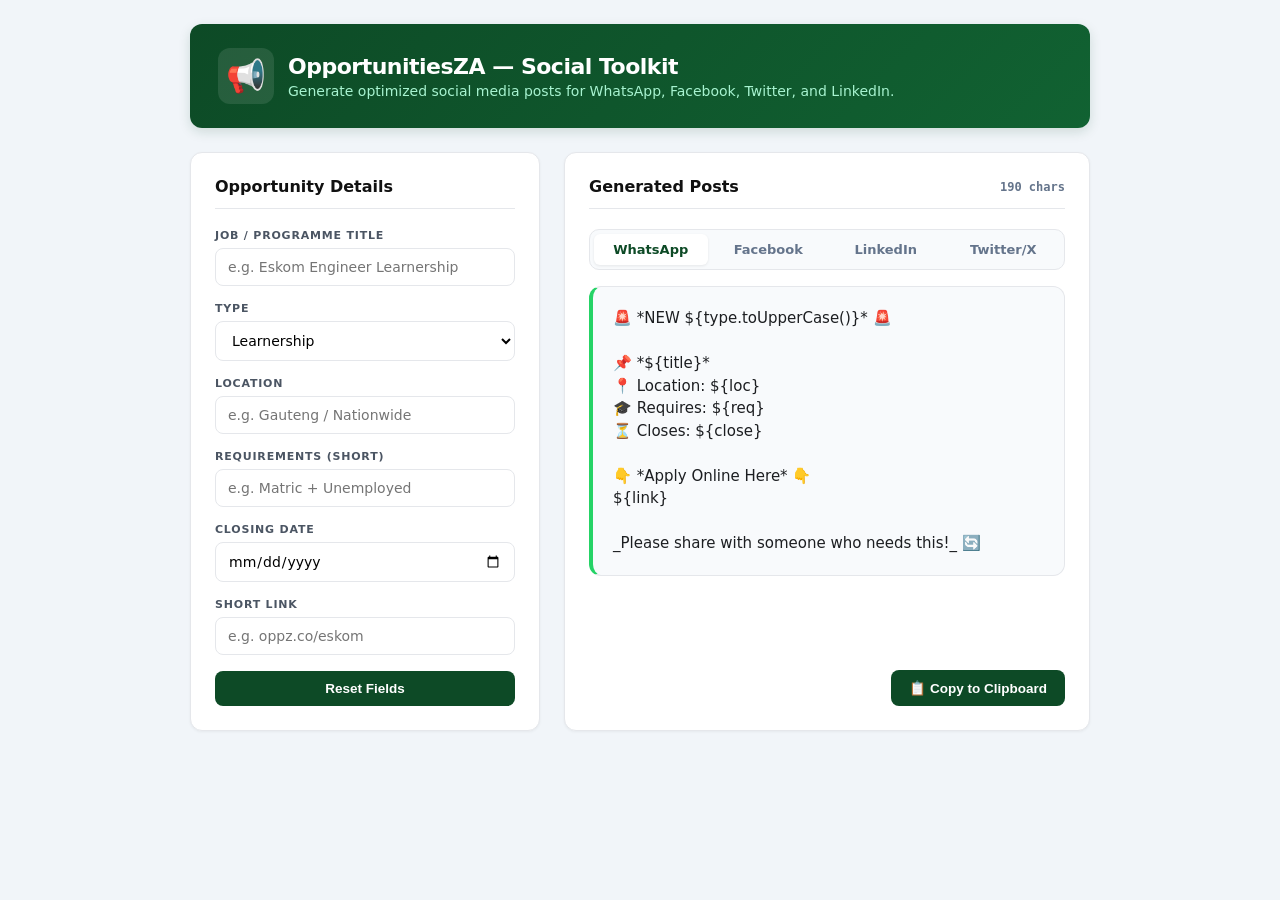
<file: public/social-toolkit.html>
<!DOCTYPE html>
<html lang="en">
<head>
<meta charset="UTF-8">
<meta name="viewport" content="width=device-width,initial-scale=1.0">
<title>OpportunitiesZA — Social Toolkit</title>
<style>
  *{box-sizing:border-box;margin:0;padding:0}
  :root{--g:#0d4a26;--a:#f59e0b;--bd:#e5e7eb;--sur:#f8fafc;--rd:#dc2626;--glt:#dcfce7; --wa:#25D366; --tw:#1DA1F2; --fb:#1877F2; --li:#0A66C2;}
  body{font-family:system-ui,'DM Sans',sans-serif;background:#f1f5f9;padding:24px;font-size:14px;color:#111;}
  .wrap{max-width:900px;margin:0 auto}
  .header{background:linear-gradient(135deg, var(--g), #116232);color:#fff;border-radius:12px;padding:24px 28px;margin-bottom:24px;display:flex;align-items:center;gap:14px;box-shadow:0 4px 12px rgba(13,74,38,0.15)}
  .header-icon{font-size:32px; background:rgba(255,255,255,0.1); width:56px; height:56px; display:flex; align-items:center; justify-content:center; border-radius:12px;}
  .header h1{font-size:22px;font-weight:700;margin-bottom:4px; letter-spacing:-0.5px;}
  .header p{font-size:14px;color:#a7f3d0}
  
  .grid{display:grid;grid-template-columns:350px 1fr;gap:24px;}
  @media(max-width:768px){.grid{grid-template-columns:1fr;}}
  
  .card{background:#fff;border:1px solid var(--bd);border-radius:12px;padding:24px;box-shadow:0 1px 3px rgba(0,0,0,0.05)}
  .card h2{font-size:16px;font-weight:700;margin-bottom:20px;padding-bottom:12px;border-bottom:1px solid var(--bd);display:flex;align-items:center;justify-content:space-between;}
  
  .field{margin-bottom:16px}
  label{display:block;font-size:11px;font-weight:700;text-transform:uppercase;letter-spacing:.8px;color:#4b5563;margin-bottom:6px}
  input,textarea,select{width:100%;padding:10px 12px;border:1px solid var(--bd);border-radius:8px;font-size:14px;font-family:inherit;outline:none;transition:border-color 0.15s,box-shadow 0.15s; background:#fff;}
  input:focus,textarea:focus,select:focus{border-color:var(--g);box-shadow:0 0 0 3px rgba(13,74,38,.1)}
  textarea{resize:vertical;min-height:80px;line-height:1.5}
  
  .btn{display:inline-flex;align-items:center;justify-content:center;gap:8px;padding:10px 18px;border-radius:8px;font-weight:600;font-size:13.5px;border:none;cursor:pointer;transition:all .15s}
  .btn-primary{background:var(--g);color:#fff}.btn-primary:hover{background:#083318}
  .btn-sm{padding:6px 12px;font-size:12px;border-radius:6px;}
  
  .tabs{display:flex;gap:4px;margin-bottom:16px;background:#f8fafc;padding:4px;border-radius:10px;border:1px solid var(--bd);}
  .tab{flex:1;text-align:center;padding:8px;font-size:13px;font-weight:600;color:#64748b;cursor:pointer;border-radius:6px;transition:0.2s;}
  .tab:hover{color:#0f172a;}
  .tab.active{background:#fff;color:var(--g);box-shadow:0 1px 3px rgba(0,0,0,0.08);}
  
  .preview-box{background:#f8fafc;border:1px solid var(--bd);border-radius:12px;padding:20px;font-family:system-ui;margin-bottom:16px; white-space:pre-wrap; line-height:1.5; font-size:15px; color:#1c1e21;}
  
  .wa-preview{border-left:4px solid var(--wa);}
  .fb-preview{border-left:4px solid var(--fb);}
  .tw-preview{border-left:4px solid var(--tw);}
  .li-preview{border-left:4px solid var(--li);}
  
  .char-count{font-family:'DM Mono',monospace;font-size:12px;color:#64748b;text-align:right;}
  .char-count.warn{color:var(--a);}
  .char-count.error{color:var(--rd);}
  
  .copy-bar{display:flex;justify-content:flex-end;gap:10px;}
</style>
</head>
<body>
<div class="wrap">
  <div class="header">
    <div class="header-icon">📢</div>
    <div>
      <h1>OpportunitiesZA — Social Toolkit</h1>
      <p>Generate optimized social media posts for WhatsApp, Facebook, Twitter, and LinkedIn.</p>
    </div>
  </div>

  <div class="grid">
    <!-- Input Section -->
    <div class="card">
      <h2>Opportunity Details</h2>
      
      <div class="field">
        <label>Job / Programme Title</label>
        <input type="text" id="f_title" placeholder="e.g. Eskom Engineer Learnership" oninput="generateAll()">
      </div>
      
      <div class="field">
        <label>Type</label>
        <select id="f_type" onchange="generateAll()">
          <option value="Learnership">Learnership</option>
          <option value="Internship">Internship</option>
          <option value="Bursary">Bursary</option>
          <option value="Apprenticeship">Apprenticeship</option>
          <option value="Job">Entry-Level Job</option>
        </select>
      </div>

      <div class="field">
        <label>Location</label>
        <input type="text" id="f_loc" placeholder="e.g. Gauteng / Nationwide" oninput="generateAll()">
      </div>
      
      <div class="field">
        <label>Requirements (Short)</label>
        <input type="text" id="f_req" placeholder="e.g. Matric + Unemployed" oninput="generateAll()">
      </div>

      <div class="field">
        <label>Closing Date</label>
        <input type="date" id="f_close" onchange="generateAll()">
      </div>
      
      <div class="field">
        <label>Short Link</label>
        <input type="text" id="f_link" placeholder="e.g. oppz.co/eskom" oninput="generateAll()">
      </div>

      <button class="btn btn-primary" style="width:100%" onclick="document.querySelectorAll('input').forEach(i=>i.value='');generateAll()">Reset Fields</button>
    </div>

    <!-- Output Section -->
    <div class="card" style="display:flex;flex-direction:column;">
      <h2>
        <span>Generated Posts</span>
        <div class="char-count" id="c_count">0 chars</div>
      </h2>

      <div class="tabs">
        <div class="tab active" onclick="switchTab('wa')">WhatsApp</div>
        <div class="tab" onclick="switchTab('fb')">Facebook</div>
        <div class="tab" onclick="switchTab('li')">LinkedIn</div>
        <div class="tab" onclick="switchTab('tw')">Twitter/X</div>
      </div>

      <div id="out_wa" class="preview-box wa-preview"></div>
      <div id="out_fb" class="preview-box fb-preview" style="display:none"></div>
      <div id="out_li" class="preview-box li-preview" style="display:none"></div>
      <div id="out_tw" class="preview-box tw-preview" style="display:none"></div>

      <div style="flex:1"></div>
      
      <div class="copy-bar">
        <button class="btn btn-primary" onclick="copyActive()">📋 Copy to Clipboard</button>
      </div>
    </div>
  </div>
</div>

<script>
let currentTab = 'wa';

function switchTab(t) {
  currentTab = t;
  document.querySelectorAll('.tab').forEach(el => el.classList.remove('active'));
  document.querySelector(`.tab[onclick="switchTab('\${t}')"]`).classList.add('active');
  
  ['wa','fb','li','tw'].forEach(x => {
    document.getElementById('out_'+x).style.display = (x===t) ? 'block' : 'none';
  });
  
  updateCount();
}

function formatDate(dStr) {
  if(!dStr) return '[Date]';
  const d = new Date(dStr);
  return d.toLocaleDateString('en-GB', { day: 'numeric', month: 'short', year: 'numeric' });
}

function generateAll() {
  const title = document.getElementById('f_title').value || '[Title]';
  const type = document.getElementById('f_type').value;
  const loc = document.getElementById('f_loc').value || '[Location]';
  const req = document.getElementById('f_req').value || '[Requirements]';
  const close = formatDate(document.getElementById('f_close').value);
  const link = document.getElementById('f_link').value || '[Link]';

  // WhatsApp
  document.getElementById('out_wa').textContent = `🚨 *NEW \${type.toUpperCase()}* 🚨\n\n📌 *\${title}*\n📍 Location: \${loc}\n🎓 Requires: \${req}\n⏳ Closes: \${close}\n\n👇 *Apply Online Here* 👇\n\${link}\n\n_Please share with someone who needs this!_ 🔄`;

  // Facebook
  document.getElementById('out_fb').textContent = `📢 NEW \${type.toUpperCase()} OPPORTUNITY 📢\n\nAre you looking for an opportunity in \${loc === '[Location]' ? 'South Africa' : loc}? \n\n📌 \${title}\n🎓 Minimum requirement: \${req}\n⏳ Closing date: \${close}\n\nClick the link below for full details and to apply online:\n👉 \${link}\n\nDon't forget to TAG a friend or SHARE this post to help others! 🇿🇦\n\n#\${type}s2026 #YouthEmployment #OpportunitiesZA #JobsSA`;

  // LinkedIn
  document.getElementById('out_li').textContent = `New \${type} Opportunity Alert 🚀\n\nWe've just listed a new \${type.toLowerCase()} opportunity that might be perfect for your network:\n\n🏢 \${title}\n📍 \${loc}\n📋 Requirements: \${req}\n⏰ Applications close: \${close}\n\nFull details and application link here: \n🔗 \${link}\n\nKindly share or tag someone in your network who could benefit from this opportunity. Let's tackle youth unemployment together! 🤝\n\n#SouthAfrica #YouthDevelopment #Careers #\${type} #\${loc.replace(/\\s+/g, '')}`;

  // Twitter
  document.getElementById('out_tw').textContent = `🚨 \${type} Alert 🚨\n\n📌 \${title}\n📍 \${loc}\n🎓 Req: \${req}\n⏳ Closes: \${close}\n\nApply here: \${link}\n\nRT to help a job seeker! 🇿🇦\n#\${type} #JobsSA #Youth`;

  updateCount();
}

function updateCount() {
  const text = document.getElementById('out_' + currentTab).textContent;
  const c = text.length;
  const el = document.getElementById('c_count');
  el.textContent = c + ' chars';
  el.className = 'char-count';
  
  if(currentTab === 'tw') {
    if(c > 280) el.classList.add('error');
    else if(c > 250) el.classList.add('warn');
  }
}

function copyActive() {
  const text = document.getElementById('out_' + currentTab).textContent;
  navigator.clipboard.writeText(text).then(() => {
    const orig = document.querySelector('.copy-bar .btn').innerHTML;
    document.querySelector('.copy-bar .btn').innerHTML = '✅ Copied!';
    setTimeout(() => { document.querySelector('.copy-bar .btn').innerHTML = orig }, 2000);
  });
}

// Initial gen
generateAll();
</script>
</body>
</html>
</file>
